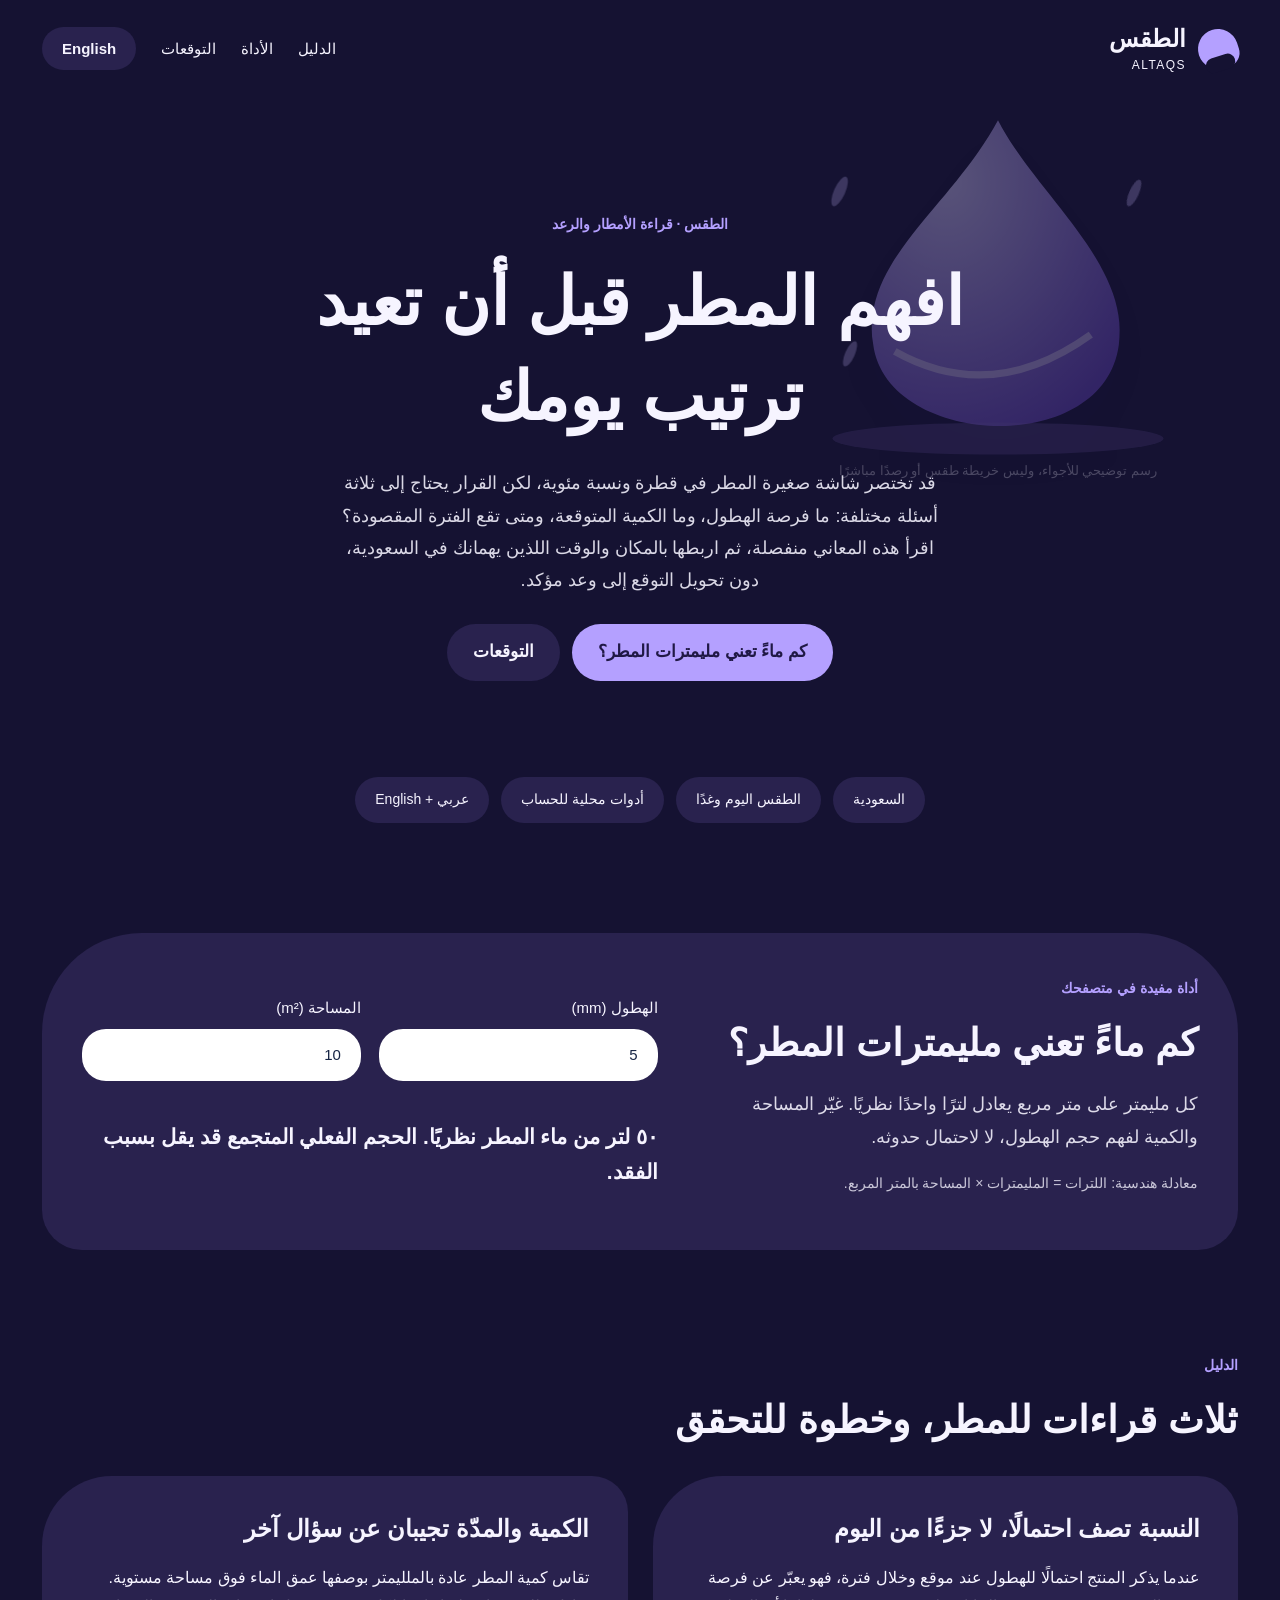
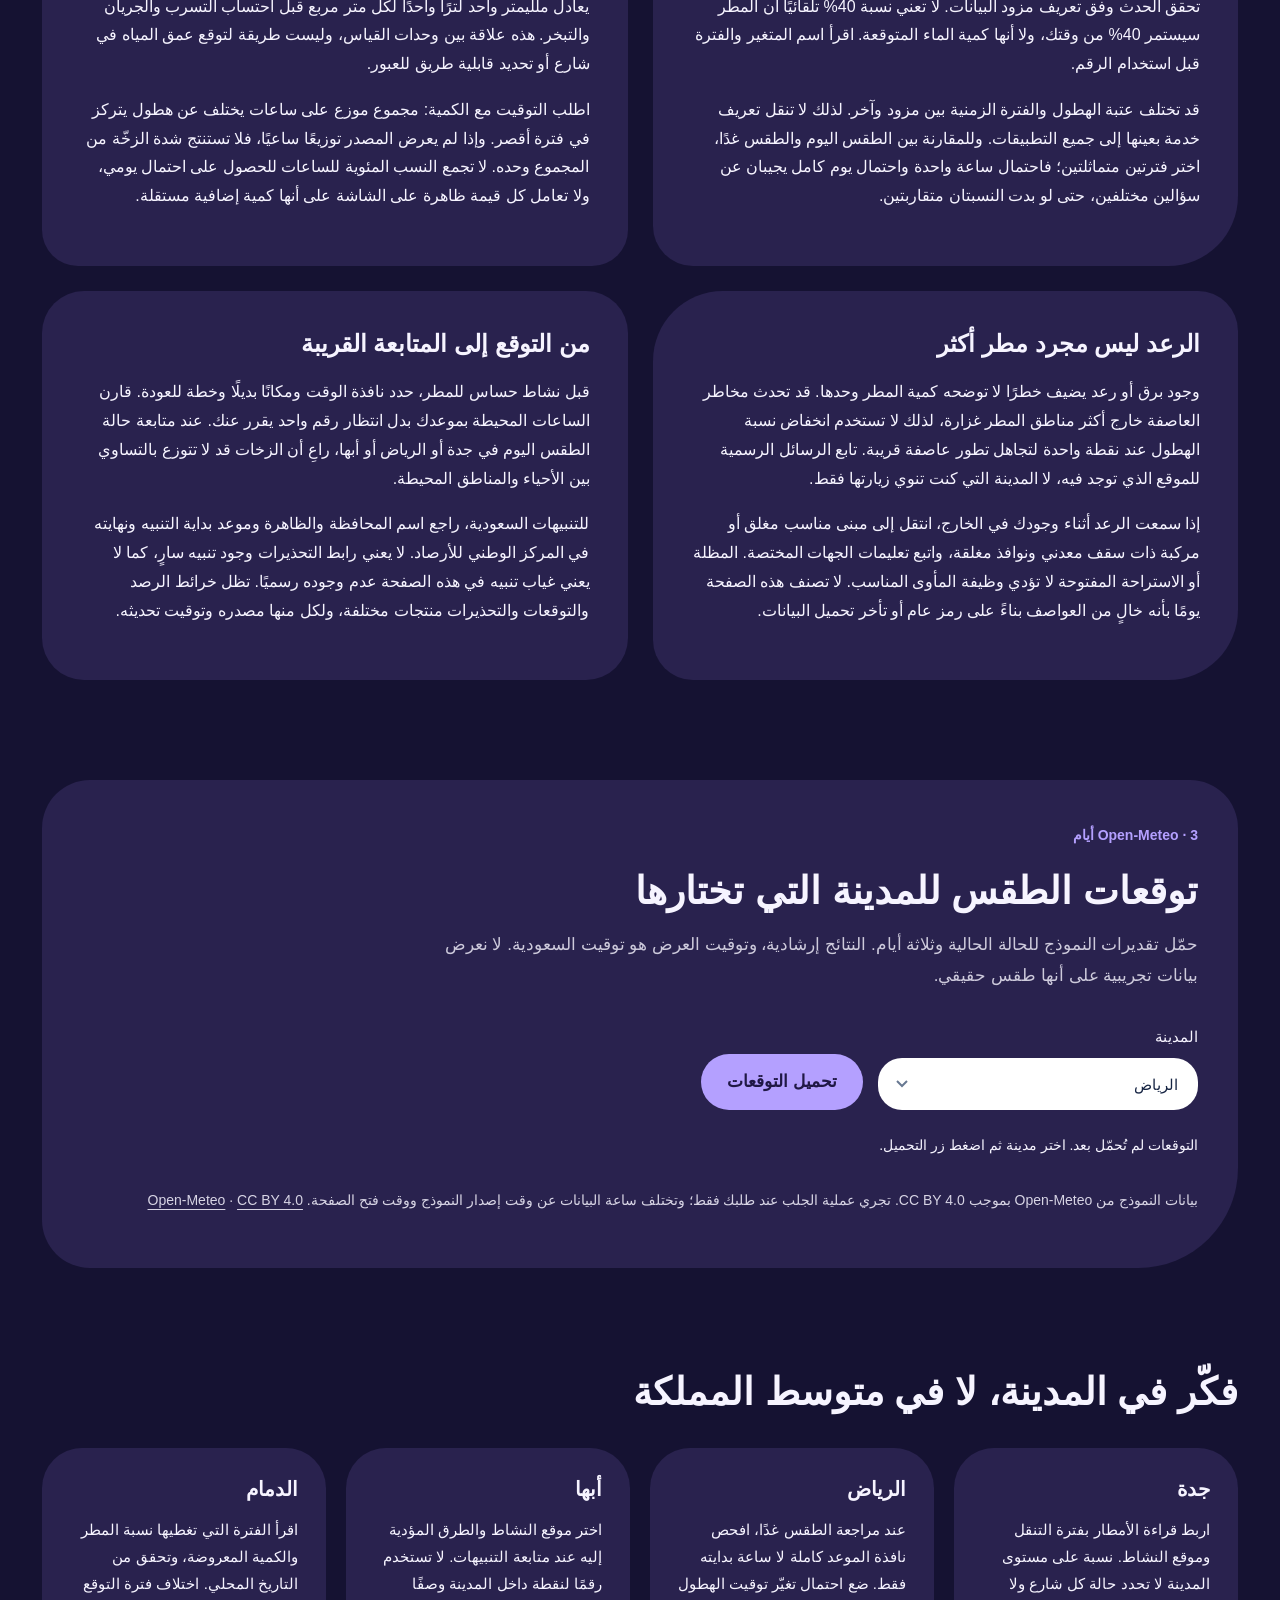
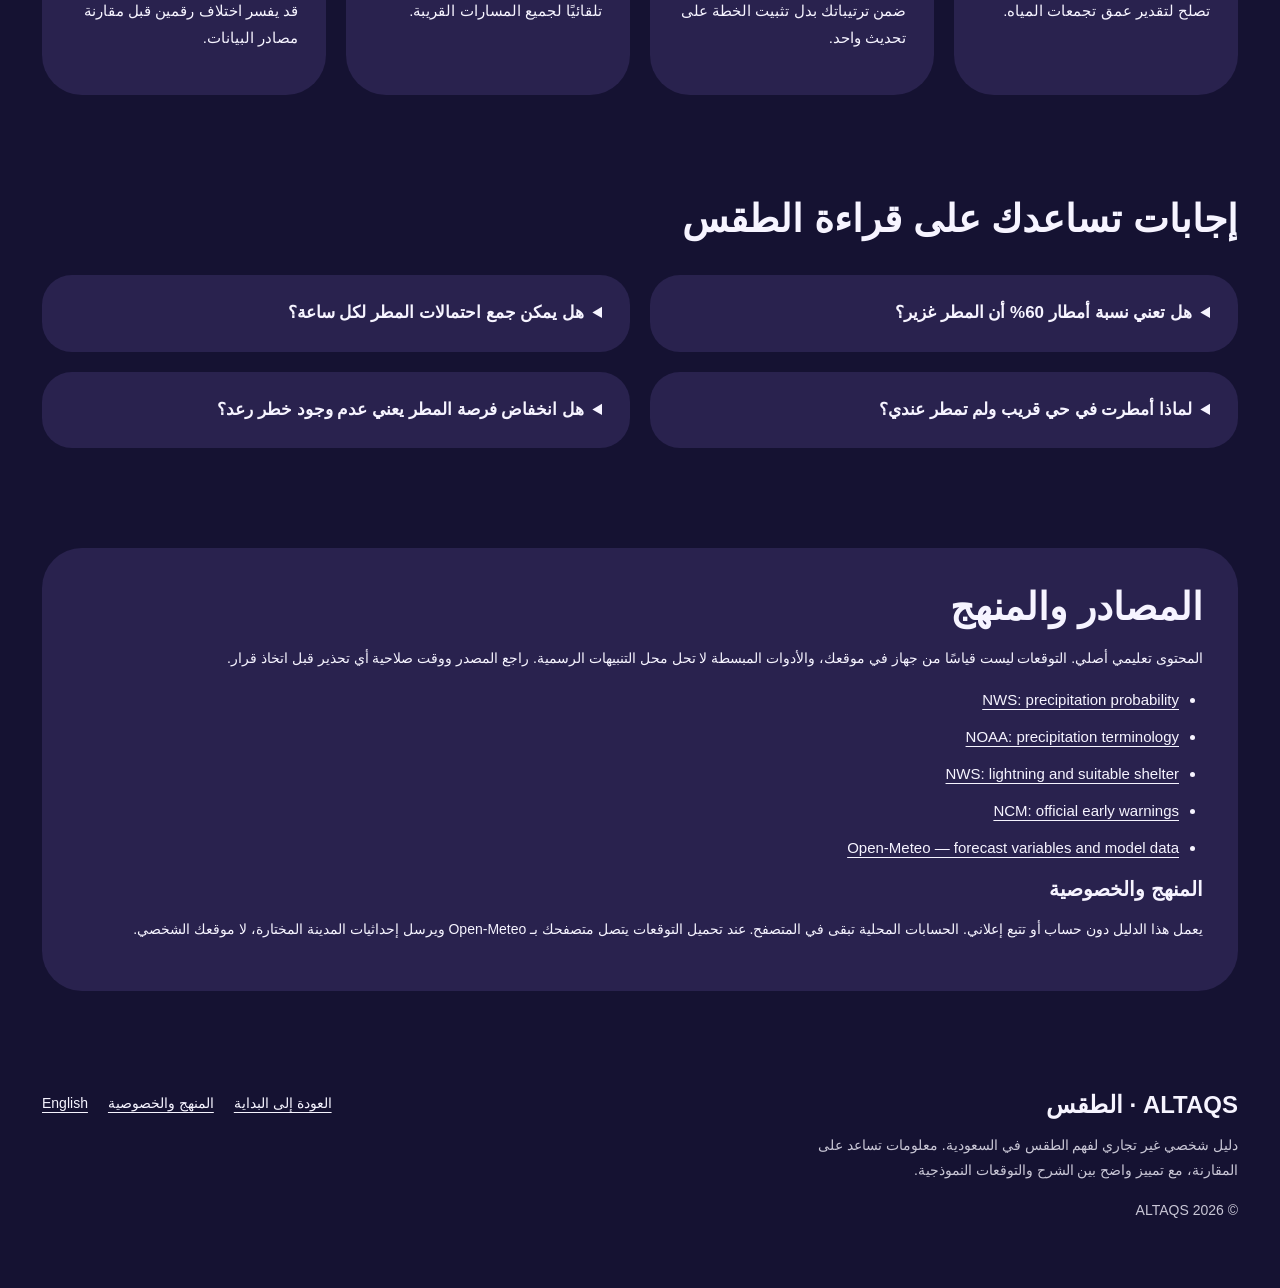
<file: render/index.html>
<!doctype html><html lang="ar" dir="rtl"><head><meta charset="utf-8"><meta name="viewport" content="width=device-width,initial-scale=1"><meta name="theme-color" content="#151232"><title>احتمال الأمطار وتوقعات الطقس في السعودية | ALTAQS</title><meta name="description" content="افهم الفرق بين احتمال الأمطار وكميتها ومدتها، واقرأ توقعات الطقس اليوم وغدًا في السعودية مع إرشادات واضحة للمطر والرعد والتحذيرات الرسمية."><meta name="robots" content="index,follow,max-image-preview:large"><link rel="canonical" href="https://altaqs.onrender.com/"><link rel="alternate" hreflang="ar" href="https://altaqs.onrender.com/"><link rel="alternate" hreflang="en" href="https://altaqs.onrender.com/en/"><link rel="alternate" hreflang="x-default" href="https://altaqs.onrender.com/"><meta property="og:type" content="website"><meta property="og:site_name" content="ALTAQS | الطقس"><meta property="og:title" content="احتمال الأمطار وتوقعات الطقس في السعودية | ALTAQS"><meta property="og:description" content="افهم الفرق بين احتمال الأمطار وكميتها ومدتها، واقرأ توقعات الطقس اليوم وغدًا في السعودية مع إرشادات واضحة للمطر والرعد والتحذيرات الرسمية."><meta property="og:url" content="https://altaqs.onrender.com/"><meta property="og:locale" content="ar_SA"><link rel="icon" href="assets/favicon.svg" type="image/svg+xml"><link rel="stylesheet" href="assets/site.css"><script type="application/ld+json">{"@context":"https://schema.org","@graph":[{"@type":"WebSite","@id":"https://altaqs.onrender.com/#website","url":"https://altaqs.onrender.com/","name":"ALTAQS | الطقس","inLanguage":["ar","en"]},{"@type":"WebPage","@id":"https://altaqs.onrender.com/#webpage","url":"https://altaqs.onrender.com/","name":"احتمال الأمطار وتوقعات الطقس في السعودية | ALTAQS","description":"افهم الفرق بين احتمال الأمطار وكميتها ومدتها، واقرأ توقعات الطقس اليوم وغدًا في السعودية مع إرشادات واضحة للمطر والرعد والتحذيرات الرسمية.","inLanguage":"ar","isPartOf":{"@id":"https://altaqs.onrender.com/#website"},"datePublished":"2026-11-23","dateModified":"2026-11-23","mainEntity":{"@id":"https://altaqs.onrender.com/#questions"}},{"@type":"FAQPage","@id":"https://altaqs.onrender.com/#questions","mainEntity":[{"@type":"Question","name":"هل تعني نسبة أمطار 60% أن المطر غزير؟","acceptedAnswer":{"@type":"Answer","text":"لا تصف النسبة وحدها الغزارة أو الكمية. ابحث عن كمية الهطول والفترة الزمنية وتفاصيل التحذيرات إن وجدت، بدل تحويل الاحتمال إلى وصف لشدة المطر."}},{"@type":"Question","name":"هل يمكن جمع احتمالات المطر لكل ساعة؟","acceptedAnswer":{"@type":"Answer","text":"لا. جمع النسب لا يعطي احتمال اليوم، لأن فرص الساعات ليست أحداثًا مستقلة يمكن جمعها بهذه الطريقة. استخدم المنتج اليومي المخصص أو اقرأ كل نافذة زمنية بمعناها."}},{"@type":"Question","name":"لماذا أمطرت في حي قريب ولم تمطر عندي؟","acceptedAnswer":{"@type":"Answer","text":"يمكن أن يختلف الهطول عبر مسافات قصيرة، خصوصًا مع الزخات المحلية. كما تمثل بيانات النموذج موقعًا أو شبكة حسابية، ولا تضمن توزيعًا متطابقًا للمطر على جميع الأحياء."}},{"@type":"Question","name":"هل انخفاض فرصة المطر يعني عدم وجود خطر رعد؟","acceptedAnswer":{"@type":"Answer","text":"لا يمكن استنتاج ذلك من نسبة واحدة. راجع معلومات العواصف والتنبيهات الرسمية، وانتبه للرعد الفعلي في موقعك بدل اتخاذ نسبة الهطول وحدها معيارًا للسلامة."}}]}]}</script></head><body class="theme-rain" data-tool="rain" style="--bg:#151232;--ink:#f6f4ff;--accent:#b4a0ff;--soft:#29224e"><a class="skip" href="#main">انتقل إلى المحتوى</a><div class="wrap"><header class="site-header"><a class="brand" href="./"><span class="brand-mark" aria-hidden="true"></span><span>الطقس<small>ALTAQS</small></span></a><nav class="nav" aria-label="التنقل الرئيسي"><a href="#guide">الدليل</a><a href="#tool" class="nav-secondary">الأداة</a><a href="#forecast" class="nav-secondary">التوقعات</a><a class="lang" href="en/" lang="en" hreflang="en">English</a></nav></header><main id="main"><section class="hero"><div class="hero-copy"><span class="eyebrow">الطقس · قراءة الأمطار والرعد</span><h1>افهم المطر قبل أن تعيد ترتيب يومك</h1><p class="hero-intro">قد تختصر شاشة صغيرة المطر في قطرة ونسبة مئوية، لكن القرار يحتاج إلى ثلاثة أسئلة مختلفة: ما فرصة الهطول، وما الكمية المتوقعة، ومتى تقع الفترة المقصودة؟ اقرأ هذه المعاني منفصلة، ثم اربطها بالمكان والوقت اللذين يهمانك في السعودية، دون تحويل التوقع إلى وعد مؤكد.</p><div class="hero-actions"><a class="button" href="#tool">كم ماءً تعني مليمترات المطر؟</a><a class="button secondary" href="#forecast">التوقعات</a></div></div><figure class="hero-art"><svg viewBox="0 0 600 500" xmlns="http://www.w3.org/2000/svg" aria-hidden="true" focusable="false"><defs><radialGradient id="sun" cx=".3" cy=".2" r=".9"><stop stop-color="#d7ceff"/><stop offset="1" stop-color="#6a48c5"/></radialGradient><linearGradient id="cloud" x2=".7" y2="1"><stop stop-color="#fff"/><stop offset="1" stop-color="#cddfff"/></linearGradient></defs><path d="M300 54C240 165 128 229 144 334C160 463 432 477 451 335C466 234 347 146 300 54Z" fill="url(#sun)"/><path d="M171 343Q292 411 416 322" fill="none" stroke="#e6dbff" stroke-width="9" opacity=".65"/><ellipse cx="300" cy="452" rx="207" ry="20" fill="#8d71d2" opacity=".35"/><g fill="#c8baff" opacity=".65"><ellipse cx="102" cy="143" rx="7" ry="20" transform="rotate(24 102 143)"/><ellipse cx="470" cy="145" rx="6" ry="18" transform="rotate(24 470 145)"/><ellipse cx="115" cy="346" rx="6" ry="17" transform="rotate(24 115 346)"/></g></svg><figcaption class="art-caption">رسم توضيحي للأجواء، وليس خريطة طقس أو رصدًا مباشرًا</figcaption></figure></section><div class="topic-ribbon" aria-label="موضوعات الدليل"><span>السعودية</span><span>الطقس اليوم وغدًا</span><span>أدوات محلية للحساب</span><span>عربي + English</span></div><section class="section-pad" id="tool"><div class="tool-panel tool-layout"><div><span class="eyebrow">أداة مفيدة في متصفحك</span><h2>كم ماءً تعني مليمترات المطر؟</h2><p class="hero-intro">كل مليمتر على متر مربع يعادل لترًا واحدًا نظريًا. غيّر المساحة والكمية لفهم حجم الهطول، لا لاحتمال حدوثه.</p><p class="fine">معادلة هندسية: اللترات = المليمترات × المساحة بالمتر المربع.</p></div><form class="tool-form" id="tool-form"><label>الهطول (mm)<input class="field" id="value-a" type="number" value="5" min="0" max="1000" step="0.1" required></label><label>المساحة (m²)<input class="field" id="value-b" type="number" value="10" min="0" max="10000" step="0.1" required></label><output class="result full" id="tool-output" aria-live="polite">غيّر المدخلات لإجراء الحساب.</output><noscript class="full">فعّل JavaScript للحساب؛ تبقى الشروح متاحة للقراءة.</noscript></form></div></section><section class="section-pad" id="guide"><div class="section-head"><span class="eyebrow">الدليل</span><h2>ثلاث قراءات للمطر، وخطوة للتحقق</h2></div><div class="story-grid"><article class="story" id="guide-probability"><h3>النسبة تصف احتمالًا، لا جزءًا من اليوم</h3><p>عندما يذكر المنتج احتمالًا للهطول عند موقع وخلال فترة، فهو يعبّر عن فرصة تحقق الحدث وفق تعريف مزود البيانات. لا تعني نسبة 40% تلقائيًا أن المطر سيستمر 40% من وقتك، ولا أنها كمية الماء المتوقعة. اقرأ اسم المتغير والفترة قبل استخدام الرقم.</p><p>قد تختلف عتبة الهطول والفترة الزمنية بين مزود وآخر. لذلك لا تنقل تعريف خدمة بعينها إلى جميع التطبيقات. وللمقارنة بين الطقس اليوم والطقس غدًا، اختر فترتين متماثلتين؛ فاحتمال ساعة واحدة واحتمال يوم كامل يجيبان عن سؤالين مختلفين، حتى لو بدت النسبتان متقاربتين.</p></article><article class="story" id="guide-amount"><h3>الكمية والمدّة تجيبان عن سؤال آخر</h3><p>تقاس كمية المطر عادة بالملليمتر بوصفها عمق الماء فوق مساحة مستوية. يعادل ملليمتر واحد لترًا واحدًا لكل متر مربع قبل احتساب التسرب والجريان والتبخر. هذه علاقة بين وحدات القياس، وليست طريقة لتوقع عمق المياه في شارع أو تحديد قابلية طريق للعبور.</p><p>اطلب التوقيت مع الكمية: مجموع موزع على ساعات يختلف عن هطول يتركز في فترة أقصر. وإذا لم يعرض المصدر توزيعًا ساعيًا، فلا تستنتج شدة الزخّة من المجموع وحده. لا تجمع النسب المئوية للساعات للحصول على احتمال يومي، ولا تعامل كل قيمة ظاهرة على الشاشة على أنها كمية إضافية مستقلة.</p></article><article class="story" id="guide-storms"><h3>الرعد ليس مجرد مطر أكثر</h3><p>وجود برق أو رعد يضيف خطرًا لا توضحه كمية المطر وحدها. قد تحدث مخاطر العاصفة خارج أكثر مناطق المطر غزارة، لذلك لا تستخدم انخفاض نسبة الهطول عند نقطة واحدة لتجاهل تطور عاصفة قريبة. تابع الرسائل الرسمية للموقع الذي توجد فيه، لا المدينة التي كنت تنوي زيارتها فقط.</p><p>إذا سمعت الرعد أثناء وجودك في الخارج، انتقل إلى مبنى مناسب مغلق أو مركبة ذات سقف معدني ونوافذ مغلقة، واتبع تعليمات الجهات المختصة. المظلة أو الاستراحة المفتوحة لا تؤدي وظيفة المأوى المناسب. لا تصنف هذه الصفحة يومًا بأنه خالٍ من العواصف بناءً على رمز عام أو تأخر تحميل البيانات.</p></article><article class="story" id="guide-check"><h3>من التوقع إلى المتابعة القريبة</h3><p>قبل نشاط حساس للمطر، حدد نافذة الوقت ومكانًا بديلًا وخطة للعودة. قارن الساعات المحيطة بموعدك بدل انتظار رقم واحد يقرر عنك. عند متابعة حالة الطقس اليوم في جدة أو الرياض أو أبها، راعِ أن الزخات قد لا تتوزع بالتساوي بين الأحياء والمناطق المحيطة.</p><p>للتنبيهات السعودية، راجع اسم المحافظة والظاهرة وموعد بداية التنبيه ونهايته في المركز الوطني للأرصاد. لا يعني رابط التحذيرات وجود تنبيه سارٍ، كما لا يعني غياب تنبيه في هذه الصفحة عدم وجوده رسميًا. تظل خرائط الرصد والتوقعات والتحذيرات منتجات مختلفة، ولكل منها مصدره وتوقيت تحديثه.</p></article></div></section><section class="section-pad" id="forecast"><div class="forecast-panel"><div class="section-head"><span class="eyebrow">Open-Meteo · 3 أيام</span><h2>توقعات الطقس للمدينة التي تختارها</h2><p>حمّل تقديرات النموذج للحالة الحالية وثلاثة أيام. النتائج إرشادية، وتوقيت العرض هو توقيت السعودية. لا نعرض بيانات تجريبية على أنها طقس حقيقي.</p></div><div class="forecast-controls"><label>المدينة<select class="field" id="forecast-city"><option value="riyadh">الرياض</option><option value="jeddah">جدة</option><option value="makkah">مكة المكرمة</option><option value="madinah">المدينة المنورة</option><option value="dammam">الدمام</option><option value="abha">أبها</option><option value="tabuk">تبوك</option><option value="taif">الطائف</option></select></label><button class="button" id="load-forecast" type="button">تحميل التوقعات</button></div><p class="forecast-status" id="forecast-status" role="status">التوقعات لم تُحمّل بعد. اختر مدينة ثم اضغط زر التحميل.</p><div id="forecast-body"></div><p class="source-line">بيانات النموذج من Open-Meteo بموجب CC BY 4.0. تجري عملية الجلب عند طلبك فقط؛ وتختلف ساعة البيانات عن وقت إصدار النموذج ووقت فتح الصفحة. <a href="https://open-meteo.com/" rel="noopener">Open-Meteo</a> · <a href="https://creativecommons.org/licenses/by/4.0/" rel="license">CC BY 4.0</a></p></div></section><section class="section-pad" id="cities"><div class="section-head"><h2>فكّر في المدينة، لا في متوسط المملكة</h2></div><div class="city-grid"><article class="city-note"><h3>جدة</h3><p>اربط قراءة الأمطار بفترة التنقل وموقع النشاط. نسبة على مستوى المدينة لا تحدد حالة كل شارع ولا تصلح لتقدير عمق تجمعات المياه.</p></article><article class="city-note"><h3>الرياض</h3><p>عند مراجعة الطقس غدًا، افحص نافذة الموعد كاملة لا ساعة بدايته فقط. ضع احتمال تغيّر توقيت الهطول ضمن ترتيباتك بدل تثبيت الخطة على تحديث واحد.</p></article><article class="city-note"><h3>أبها</h3><p>اختر موقع النشاط والطرق المؤدية إليه عند متابعة التنبيهات. لا تستخدم رقمًا لنقطة داخل المدينة وصفًا تلقائيًا لجميع المسارات القريبة.</p></article><article class="city-note"><h3>الدمام</h3><p>اقرأ الفترة التي تغطيها نسبة المطر والكمية المعروضة، وتحقق من التاريخ المحلي. اختلاف فترة التوقع قد يفسر اختلاف رقمين قبل مقارنة مصادر البيانات.</p></article></div></section><section class="section-pad" id="questions"><div class="section-head"><h2>إجابات تساعدك على قراءة الطقس</h2></div><div class="faq-grid"><details><summary>هل تعني نسبة أمطار 60% أن المطر غزير؟</summary><p>لا تصف النسبة وحدها الغزارة أو الكمية. ابحث عن كمية الهطول والفترة الزمنية وتفاصيل التحذيرات إن وجدت، بدل تحويل الاحتمال إلى وصف لشدة المطر.</p></details><details><summary>هل يمكن جمع احتمالات المطر لكل ساعة؟</summary><p>لا. جمع النسب لا يعطي احتمال اليوم، لأن فرص الساعات ليست أحداثًا مستقلة يمكن جمعها بهذه الطريقة. استخدم المنتج اليومي المخصص أو اقرأ كل نافذة زمنية بمعناها.</p></details><details><summary>لماذا أمطرت في حي قريب ولم تمطر عندي؟</summary><p>يمكن أن يختلف الهطول عبر مسافات قصيرة، خصوصًا مع الزخات المحلية. كما تمثل بيانات النموذج موقعًا أو شبكة حسابية، ولا تضمن توزيعًا متطابقًا للمطر على جميع الأحياء.</p></details><details><summary>هل انخفاض فرصة المطر يعني عدم وجود خطر رعد؟</summary><p>لا يمكن استنتاج ذلك من نسبة واحدة. راجع معلومات العواصف والتنبيهات الرسمية، وانتبه للرعد الفعلي في موقعك بدل اتخاذ نسبة الهطول وحدها معيارًا للسلامة.</p></details></div></section><section class="section-pad" id="method"><div class="sources"><h2>المصادر والمنهج</h2><p class="method-note">المحتوى تعليمي أصلي. التوقعات ليست قياسًا من جهاز في موقعك، والأدوات المبسطة لا تحل محل التنبيهات الرسمية. راجع المصدر ووقت صلاحية أي تحذير قبل اتخاذ قرار.</p><ul><li><a href="https://www.weather.gov/lmk/pops" rel="noopener">NWS: precipitation probability</a></li><li><a href="https://www.noaa.gov/jetstream/appendix/weather-glossary-p" rel="noopener">NOAA: precipitation terminology</a></li><li><a href="https://www.weather.gov/safety/lightning-indoors" rel="noopener">NWS: lightning and suitable shelter</a></li><li><a href="https://www.ncm.gov.sa/en/early-warning" rel="noopener">NCM: official early warnings</a></li><li><a href="https://open-meteo.com/en/docs" rel="noopener">Open-Meteo — forecast variables and model data</a></li></ul><h3>المنهج والخصوصية</h3><p class="method-note">يعمل هذا الدليل دون حساب أو تتبع إعلاني. الحسابات المحلية تبقى في المتصفح. عند تحميل التوقعات يتصل متصفحك بـ Open-Meteo ويرسل إحداثيات المدينة المختارة، لا موقعك الشخصي.</p></div></section></main><footer class="site-footer"><div><a class="brand" href="./">ALTAQS · الطقس</a><p>دليل شخصي غير تجاري لفهم الطقس في السعودية. معلومات تساعد على المقارنة، مع تمييز واضح بين الشرح والتوقعات النموذجية.</p><p>© 2026 ALTAQS</p></div><div class="footer-links"><a href="#main">العودة إلى البداية</a><a href="#method">المنهج والخصوصية</a><a href="en/" lang="en">English</a></div></footer></div><script id="city-data" type="application/json">[{"id":"riyadh","ar":"الرياض","en":"Riyadh","lat":24.7136,"lon":46.6753,"kind":"inland"},{"id":"jeddah","ar":"جدة","en":"Jeddah","lat":21.5433,"lon":39.1728,"kind":"coast"},{"id":"makkah","ar":"مكة المكرمة","en":"Makkah","lat":21.3891,"lon":39.8579,"kind":"inland"},{"id":"madinah","ar":"المدينة المنورة","en":"Madinah","lat":24.5247,"lon":39.5692,"kind":"inland"},{"id":"dammam","ar":"الدمام","en":"Dammam","lat":26.4207,"lon":50.0888,"kind":"coast"},{"id":"abha","ar":"أبها","en":"Abha","lat":18.2164,"lon":42.5053,"kind":"highland"},{"id":"tabuk","ar":"تبوك","en":"Tabuk","lat":28.3838,"lon":36.555,"kind":"north"},{"id":"taif","ar":"الطائف","en":"Taif","lat":21.2703,"lon":40.4158,"kind":"highland"}]</script><script type="module" src="assets/app.js"></script></body></html>
</file>
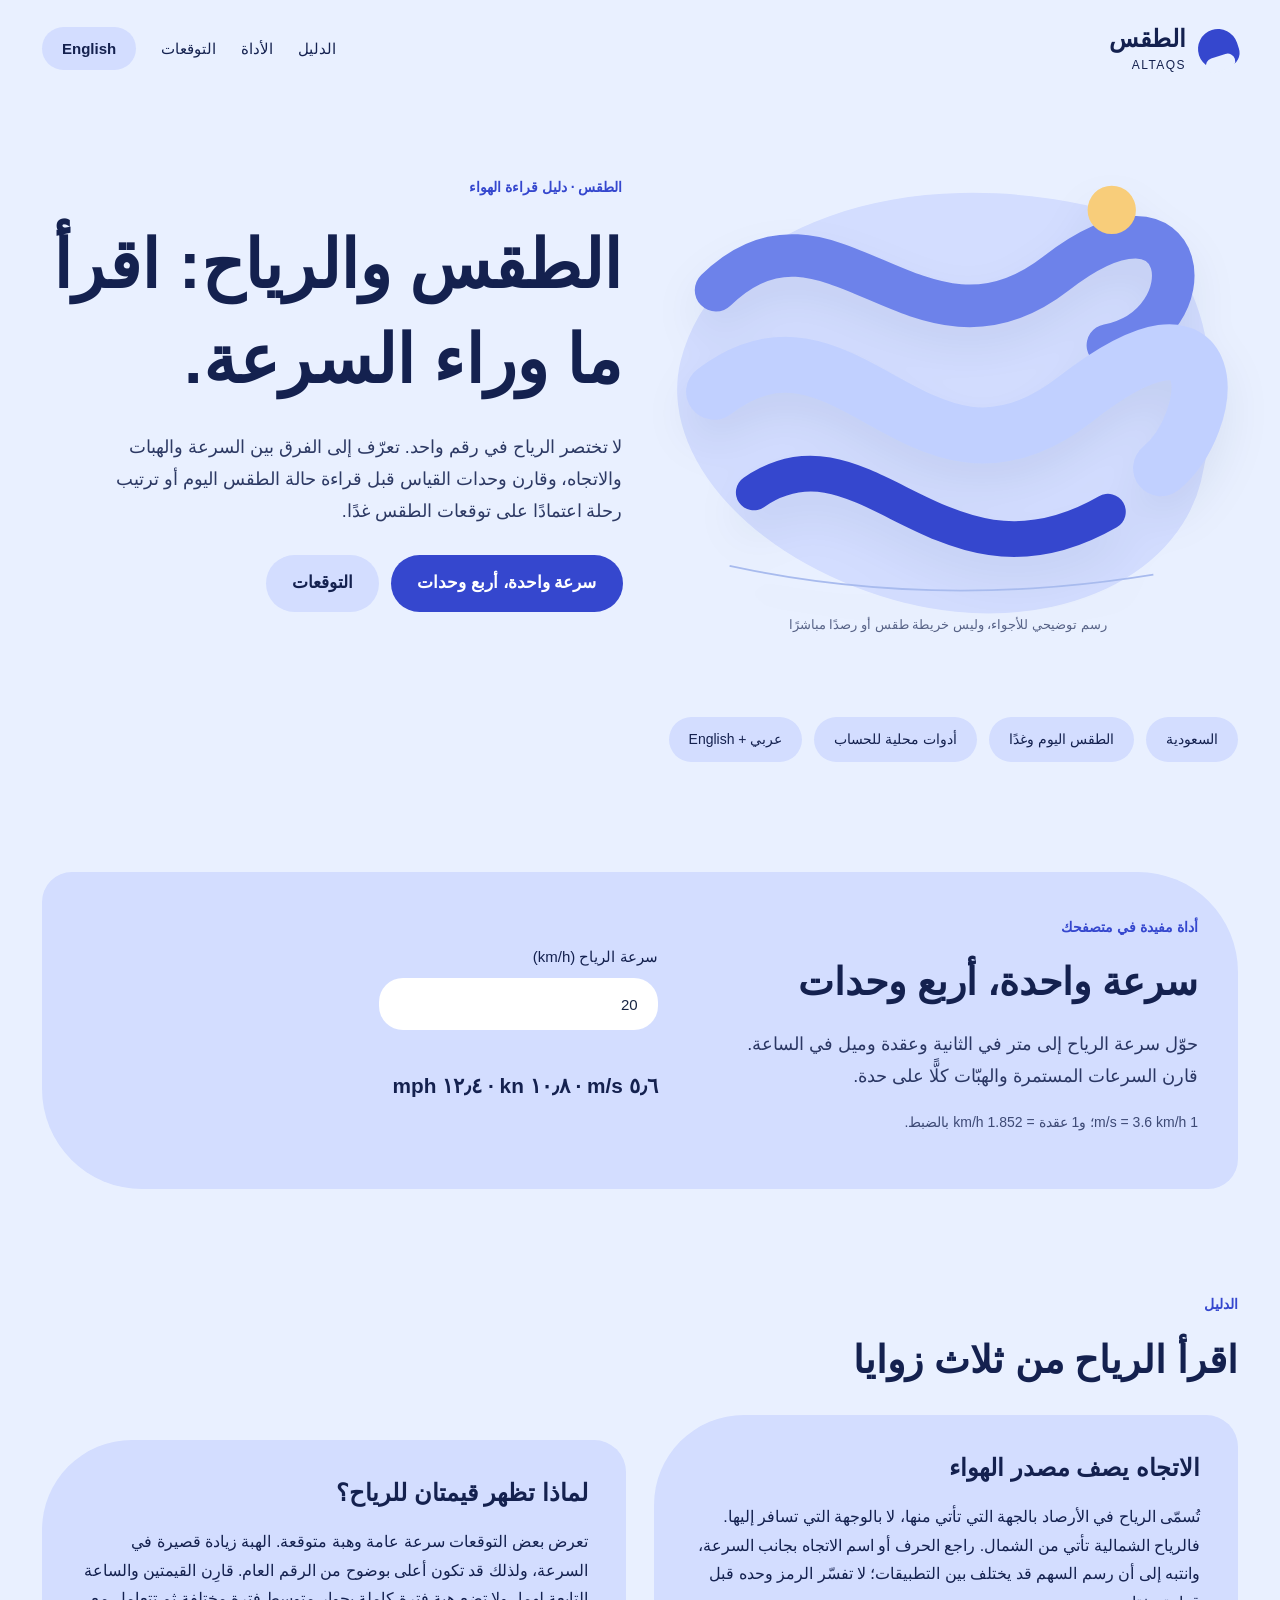
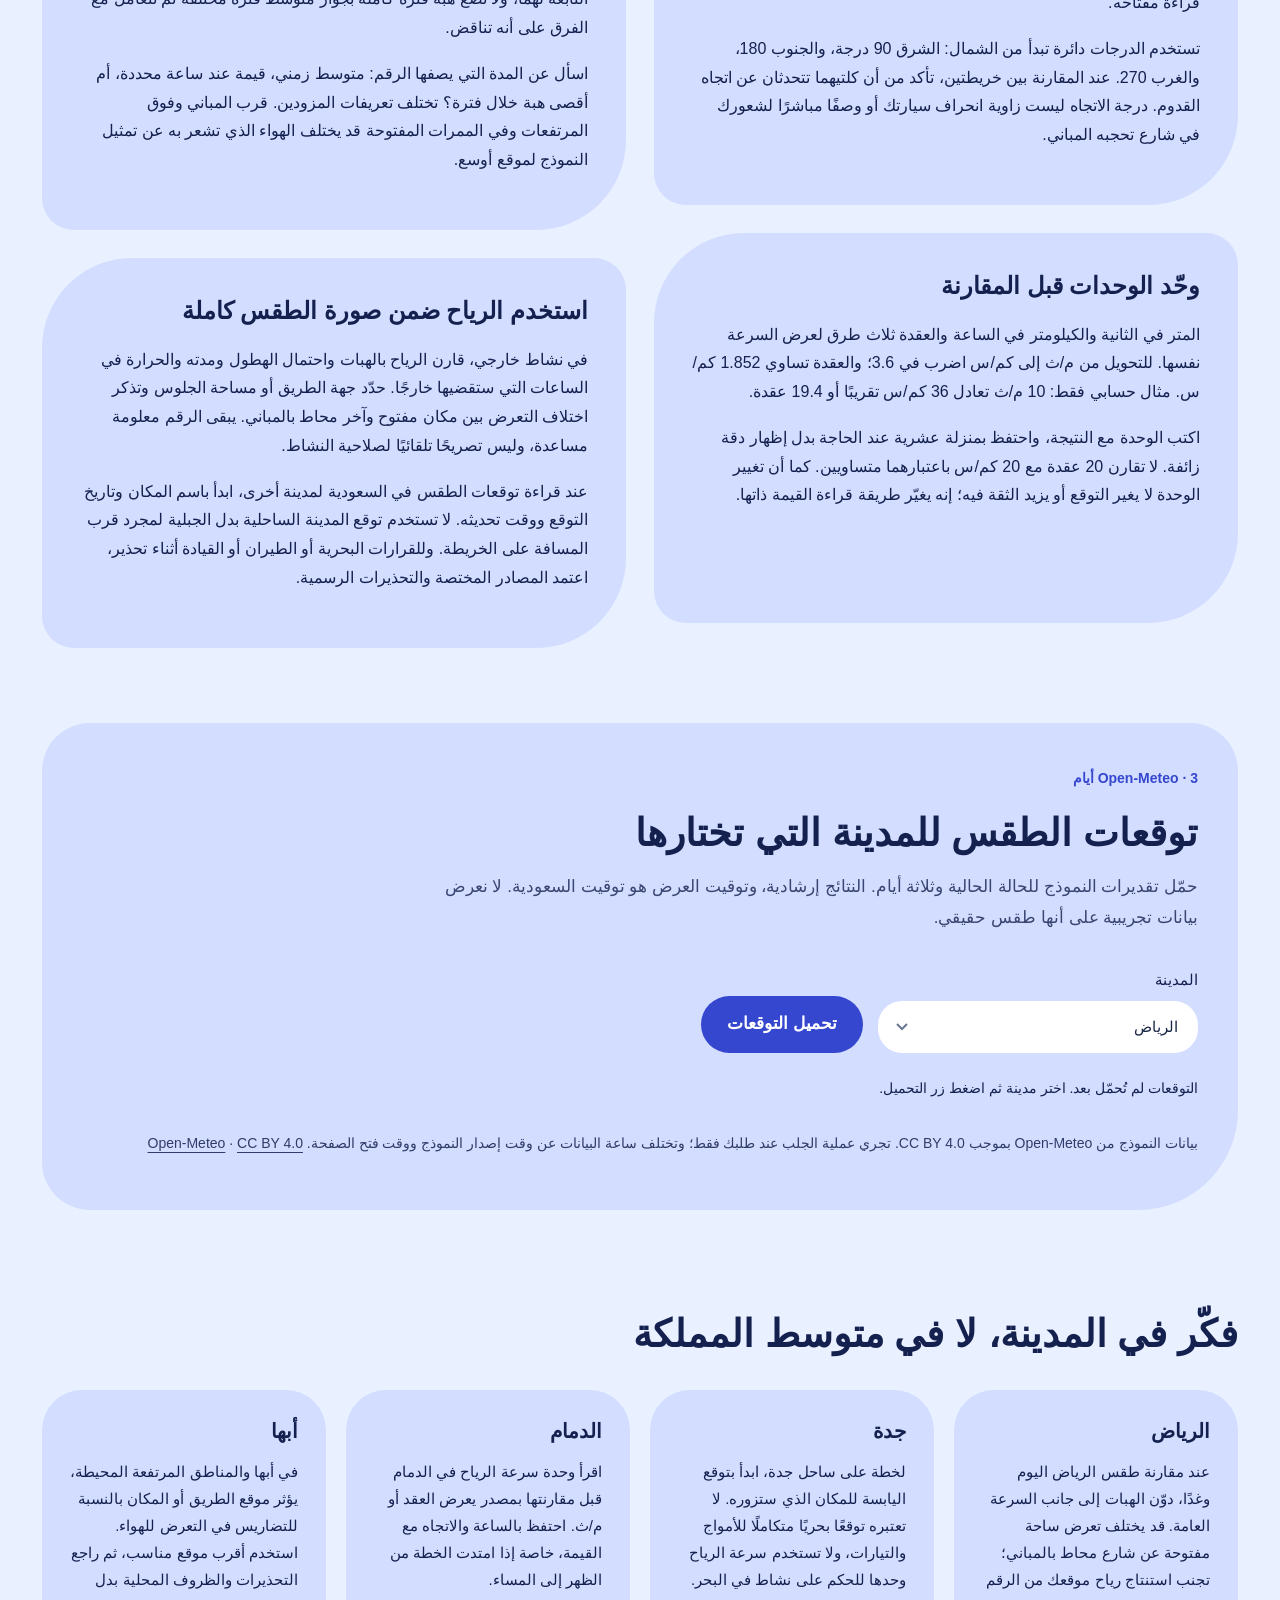
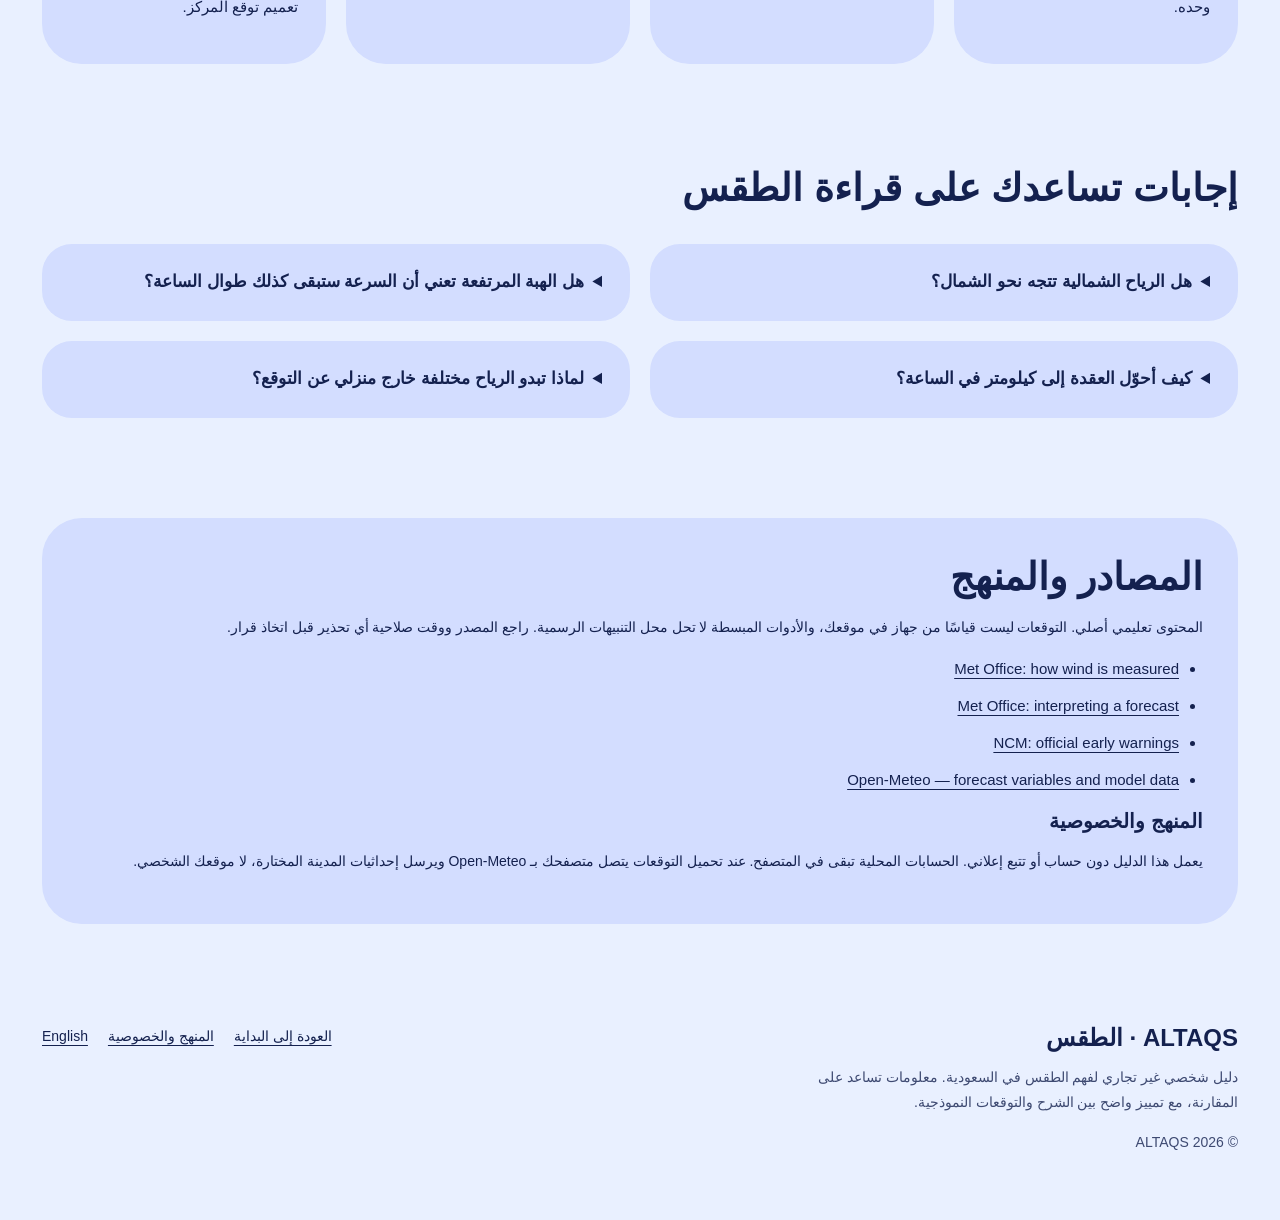
<file: vercel/index.html>
<!doctype html><html lang="ar" dir="rtl"><head><meta charset="utf-8"><meta name="viewport" content="width=device-width,initial-scale=1"><meta name="theme-color" content="#e9f0ff"><title>الطقس | الرياح والهبات وتحويل وحدات السرعة</title><meta name="description" content="افهم الرياح في توقعات الطقس بالسعودية: الاتجاه والهبات وسرعة الهواء، مع مقارنة كم/س وم/ث والعقدة قبل التخطيط للخروج."><meta name="robots" content="index,follow,max-image-preview:large"><link rel="canonical" href="https://altaqs.vercel.app/"><link rel="alternate" hreflang="ar" href="https://altaqs.vercel.app/"><link rel="alternate" hreflang="en" href="https://altaqs.vercel.app/en/"><link rel="alternate" hreflang="x-default" href="https://altaqs.vercel.app/"><meta property="og:type" content="website"><meta property="og:site_name" content="ALTAQS | الطقس"><meta property="og:title" content="الطقس | الرياح والهبات وتحويل وحدات السرعة"><meta property="og:description" content="افهم الرياح في توقعات الطقس بالسعودية: الاتجاه والهبات وسرعة الهواء، مع مقارنة كم/س وم/ث والعقدة قبل التخطيط للخروج."><meta property="og:url" content="https://altaqs.vercel.app/"><meta property="og:locale" content="ar_SA"><link rel="icon" href="assets/favicon.svg" type="image/svg+xml"><link rel="stylesheet" href="assets/site.css"><script type="application/ld+json">{"@context":"https://schema.org","@graph":[{"@type":"WebSite","@id":"https://altaqs.vercel.app/#website","url":"https://altaqs.vercel.app/","name":"ALTAQS | الطقس","inLanguage":["ar","en"]},{"@type":"WebPage","@id":"https://altaqs.vercel.app/#webpage","url":"https://altaqs.vercel.app/","name":"الطقس | الرياح والهبات وتحويل وحدات السرعة","description":"افهم الرياح في توقعات الطقس بالسعودية: الاتجاه والهبات وسرعة الهواء، مع مقارنة كم/س وم/ث والعقدة قبل التخطيط للخروج.","inLanguage":"ar","isPartOf":{"@id":"https://altaqs.vercel.app/#website"},"datePublished":"2026-11-23","dateModified":"2026-11-23","mainEntity":{"@id":"https://altaqs.vercel.app/#questions"}},{"@type":"FAQPage","@id":"https://altaqs.vercel.app/#questions","mainEntity":[{"@type":"Question","name":"هل الرياح الشمالية تتجه نحو الشمال؟","acceptedAnswer":{"@type":"Answer","text":"في الاصطلاح الجوي تعني أنها تأتي من الشمال، أي تتحرك عمومًا نحو الجنوب. قد يشير السهم المرسوم إلى جهة الحركة، لذلك اقرأ وصف الاتجاه أو مفتاح الخريطة أيضًا ولا تعتمد على شكل السهم وحده."}},{"@type":"Question","name":"هل الهبة المرتفعة تعني أن السرعة ستبقى كذلك طوال الساعة؟","acceptedAnswer":{"@type":"Answer","text":"لا. الهبة تصف زيادة قصيرة، وليست وعدًا بسرعة ثابتة طوال الفترة. تحقق مما إذا كان المزود يعرض أقصى هبة متوقعة أم قيمة أخرى، ثم اقرأ السرعة العامة معها وفي الزمن نفسه بدل استبدال إحداهما بالأخرى."}},{"@type":"Question","name":"كيف أحوّل العقدة إلى كيلومتر في الساعة؟","acceptedAnswer":{"@type":"Answer","text":"اضرب قيمة العقد في 1.852. على سبيل الحساب، 10 عقد تساوي 18.52 كم/س. هذا تحويل وحدات لا تقدير لخطر جوي؛ فملاءمة الرقم لنشاط معين تعتمد على السياق والهبات والتحذيرات وغيرها من العوامل."}},{"@type":"Question","name":"لماذا تبدو الرياح مختلفة خارج منزلي عن التوقع؟","acceptedAnswer":{"@type":"Answer","text":"قد تمثل بيانات النموذج مساحة أكبر من شارعك، كما تؤثر العوائق والتضاريس والارتفاع في الهواء محليًا. راجع الموقع والساعة ووصف المزود. وجود فرق قصير لا يكفي وحده لإثبات أن مصدرًا آخر يقدم قياسًا في مكانك."}}]}]}</script></head><body class="theme-wind" data-tool="wind" style="--bg:#e9f0ff;--ink:#14214f;--accent:#3547ce;--soft:#d3ddff"><a class="skip" href="#main">انتقل إلى المحتوى</a><div class="wrap"><header class="site-header"><a class="brand" href="./"><span class="brand-mark" aria-hidden="true"></span><span>الطقس<small>ALTAQS</small></span></a><nav class="nav" aria-label="التنقل الرئيسي"><a href="#guide">الدليل</a><a href="#tool" class="nav-secondary">الأداة</a><a href="#forecast" class="nav-secondary">التوقعات</a><a class="lang" href="en/" lang="en" hreflang="en">English</a></nav></header><main id="main"><section class="hero"><div class="hero-copy"><span class="eyebrow">الطقس · دليل قراءة الهواء</span><h1>الطقس والرياح: اقرأ ما وراء السرعة.</h1><p class="hero-intro">لا تختصر الرياح في رقم واحد. تعرّف إلى الفرق بين السرعة والهبات والاتجاه، وقارن وحدات القياس قبل قراءة حالة الطقس اليوم أو ترتيب رحلة اعتمادًا على توقعات الطقس غدًا.</p><div class="hero-actions"><a class="button" href="#tool">سرعة واحدة، أربع وحدات</a><a class="button secondary" href="#forecast">التوقعات</a></div></div><figure class="hero-art"><svg viewBox="0 0 600 500" xmlns="http://www.w3.org/2000/svg" aria-hidden="true" focusable="false"><defs><radialGradient id="sun" cx=".3" cy=".2" r=".9"><stop stop-color="#acbfff"/><stop offset="1" stop-color="#708ae2"/></radialGradient><linearGradient id="cloud" x2=".7" y2="1"><stop stop-color="#fff"/><stop offset="1" stop-color="#cddfff"/></linearGradient></defs><g fill="none" stroke-linecap="round"><path d="M60 148C177 33 269 241 411 131S570 185 465 205" stroke="#6d82ea" stroke-width="44"/><path d="M58 253C196 147 270 386 431 261S577 285 520 332" stroke="#c1d0ff" stroke-width="58"/><path d="M99 357C215 277 293 476 465 377" stroke="#3547ce" stroke-width="37"/></g><circle cx="469" cy="65" r="25" fill="#f8cd7a"/><path d="M74 433Q286 479 512 442" fill="none" stroke="#a8bbee" stroke-width="2"/></svg><figcaption class="art-caption">رسم توضيحي للأجواء، وليس خريطة طقس أو رصدًا مباشرًا</figcaption></figure></section><div class="topic-ribbon" aria-label="موضوعات الدليل"><span>السعودية</span><span>الطقس اليوم وغدًا</span><span>أدوات محلية للحساب</span><span>عربي + English</span></div><section class="section-pad" id="tool"><div class="tool-panel tool-layout"><div><span class="eyebrow">أداة مفيدة في متصفحك</span><h2>سرعة واحدة، أربع وحدات</h2><p class="hero-intro">حوّل سرعة الرياح إلى متر في الثانية وعقدة وميل في الساعة. قارن السرعات المستمرة والهبّات كلًّا على حدة.</p><p class="fine">1 m/s = 3.6 km/h؛ و1 عقدة = 1.852 km/h بالضبط.</p></div><form class="tool-form" id="tool-form"><label>سرعة الرياح (km/h)<input class="field" id="value-a" type="number" value="20" min="0" max="500" step="0.1" required></label><output class="result full" id="tool-output" aria-live="polite">غيّر المدخلات لإجراء الحساب.</output><noscript class="full">فعّل JavaScript للحساب؛ تبقى الشروح متاحة للقراءة.</noscript></form></div></section><section class="section-pad" id="guide"><div class="section-head"><span class="eyebrow">الدليل</span><h2>اقرأ الرياح من ثلاث زوايا</h2></div><div class="story-grid"><article class="story" id="guide-direction"><h3>الاتجاه يصف مصدر الهواء</h3><p>تُسمّى الرياح في الأرصاد بالجهة التي تأتي منها، لا بالوجهة التي تسافر إليها. فالرياح الشمالية تأتي من الشمال. راجع الحرف أو اسم الاتجاه بجانب السرعة، وانتبه إلى أن رسم السهم قد يختلف بين التطبيقات؛ لا تفسّر الرمز وحده قبل قراءة مفتاحه.</p><p>تستخدم الدرجات دائرة تبدأ من الشمال: الشرق 90 درجة، والجنوب 180، والغرب 270. عند المقارنة بين خريطتين، تأكد من أن كلتيهما تتحدثان عن اتجاه القدوم. درجة الاتجاه ليست زاوية انحراف سيارتك أو وصفًا مباشرًا لشعورك في شارع تحجبه المباني.</p></article><article class="story" id="guide-gusts"><h3>لماذا تظهر قيمتان للرياح؟</h3><p>تعرض بعض التوقعات سرعة عامة وهبة متوقعة. الهبة زيادة قصيرة في السرعة، ولذلك قد تكون أعلى بوضوح من الرقم العام. قارِن القيمتين والساعة التابعة لهما، ولا تضع هبة فترة كاملة بجوار متوسط فترة مختلفة ثم تتعامل مع الفرق على أنه تناقض.</p><p>اسأل عن المدة التي يصفها الرقم: متوسط زمني، قيمة عند ساعة محددة، أم أقصى هبة خلال فترة؟ تختلف تعريفات المزودين. قرب المباني وفوق المرتفعات وفي الممرات المفتوحة قد يختلف الهواء الذي تشعر به عن تمثيل النموذج لموقع أوسع.</p></article><article class="story" id="guide-units"><h3>وحّد الوحدات قبل المقارنة</h3><p>المتر في الثانية والكيلومتر في الساعة والعقدة ثلاث طرق لعرض السرعة نفسها. للتحويل من م/ث إلى كم/س اضرب في 3.6؛ والعقدة تساوي 1.852 كم/س. مثال حسابي فقط: 10 م/ث تعادل 36 كم/س تقريبًا أو 19.4 عقدة.</p><p>اكتب الوحدة مع النتيجة، واحتفظ بمنزلة عشرية عند الحاجة بدل إظهار دقة زائفة. لا تقارن 20 عقدة مع 20 كم/س باعتبارهما متساويين. كما أن تغيير الوحدة لا يغير التوقع أو يزيد الثقة فيه؛ إنه يغيّر طريقة قراءة القيمة ذاتها.</p></article><article class="story" id="guide-planning"><h3>استخدم الرياح ضمن صورة الطقس كاملة</h3><p>في نشاط خارجي، قارن الرياح بالهبات واحتمال الهطول ومدته والحرارة في الساعات التي ستقضيها خارجًا. حدّد جهة الطريق أو مساحة الجلوس وتذكر اختلاف التعرض بين مكان مفتوح وآخر محاط بالمباني. يبقى الرقم معلومة مساعدة، وليس تصريحًا تلقائيًا لصلاحية النشاط.</p><p>عند قراءة توقعات الطقس في السعودية لمدينة أخرى، ابدأ باسم المكان وتاريخ التوقع ووقت تحديثه. لا تستخدم توقع المدينة الساحلية بدل الجبلية لمجرد قرب المسافة على الخريطة. وللقرارات البحرية أو الطيران أو القيادة أثناء تحذير، اعتمد المصادر المختصة والتحذيرات الرسمية.</p></article></div></section><section class="section-pad" id="forecast"><div class="forecast-panel"><div class="section-head"><span class="eyebrow">Open-Meteo · 3 أيام</span><h2>توقعات الطقس للمدينة التي تختارها</h2><p>حمّل تقديرات النموذج للحالة الحالية وثلاثة أيام. النتائج إرشادية، وتوقيت العرض هو توقيت السعودية. لا نعرض بيانات تجريبية على أنها طقس حقيقي.</p></div><div class="forecast-controls"><label>المدينة<select class="field" id="forecast-city"><option value="riyadh">الرياض</option><option value="jeddah">جدة</option><option value="makkah">مكة المكرمة</option><option value="madinah">المدينة المنورة</option><option value="dammam">الدمام</option><option value="abha">أبها</option><option value="tabuk">تبوك</option><option value="taif">الطائف</option></select></label><button class="button" id="load-forecast" type="button">تحميل التوقعات</button></div><p class="forecast-status" id="forecast-status" role="status">التوقعات لم تُحمّل بعد. اختر مدينة ثم اضغط زر التحميل.</p><div id="forecast-body"></div><p class="source-line">بيانات النموذج من Open-Meteo بموجب CC BY 4.0. تجري عملية الجلب عند طلبك فقط؛ وتختلف ساعة البيانات عن وقت إصدار النموذج ووقت فتح الصفحة. <a href="https://open-meteo.com/" rel="noopener">Open-Meteo</a> · <a href="https://creativecommons.org/licenses/by/4.0/" rel="license">CC BY 4.0</a></p></div></section><section class="section-pad" id="cities"><div class="section-head"><h2>فكّر في المدينة، لا في متوسط المملكة</h2></div><div class="city-grid"><article class="city-note"><h3>الرياض</h3><p>عند مقارنة طقس الرياض اليوم وغدًا، دوّن الهبات إلى جانب السرعة العامة. قد يختلف تعرض ساحة مفتوحة عن شارع محاط بالمباني؛ تجنب استنتاج رياح موقعك من الرقم وحده.</p></article><article class="city-note"><h3>جدة</h3><p>لخطة على ساحل جدة، ابدأ بتوقع اليابسة للمكان الذي ستزوره. لا تعتبره توقعًا بحريًا متكاملًا للأمواج والتيارات، ولا تستخدم سرعة الرياح وحدها للحكم على نشاط في البحر.</p></article><article class="city-note"><h3>الدمام</h3><p>اقرأ وحدة سرعة الرياح في الدمام قبل مقارنتها بمصدر يعرض العقد أو م/ث. احتفظ بالساعة والاتجاه مع القيمة، خاصة إذا امتدت الخطة من الظهر إلى المساء.</p></article><article class="city-note"><h3>أبها</h3><p>في أبها والمناطق المرتفعة المحيطة، يؤثر موقع الطريق أو المكان بالنسبة للتضاريس في التعرض للهواء. استخدم أقرب موقع مناسب، ثم راجع التحذيرات والظروف المحلية بدل تعميم توقع المركز.</p></article></div></section><section class="section-pad" id="questions"><div class="section-head"><h2>إجابات تساعدك على قراءة الطقس</h2></div><div class="faq-grid"><details><summary>هل الرياح الشمالية تتجه نحو الشمال؟</summary><p>في الاصطلاح الجوي تعني أنها تأتي من الشمال، أي تتحرك عمومًا نحو الجنوب. قد يشير السهم المرسوم إلى جهة الحركة، لذلك اقرأ وصف الاتجاه أو مفتاح الخريطة أيضًا ولا تعتمد على شكل السهم وحده.</p></details><details><summary>هل الهبة المرتفعة تعني أن السرعة ستبقى كذلك طوال الساعة؟</summary><p>لا. الهبة تصف زيادة قصيرة، وليست وعدًا بسرعة ثابتة طوال الفترة. تحقق مما إذا كان المزود يعرض أقصى هبة متوقعة أم قيمة أخرى، ثم اقرأ السرعة العامة معها وفي الزمن نفسه بدل استبدال إحداهما بالأخرى.</p></details><details><summary>كيف أحوّل العقدة إلى كيلومتر في الساعة؟</summary><p>اضرب قيمة العقد في 1.852. على سبيل الحساب، 10 عقد تساوي 18.52 كم/س. هذا تحويل وحدات لا تقدير لخطر جوي؛ فملاءمة الرقم لنشاط معين تعتمد على السياق والهبات والتحذيرات وغيرها من العوامل.</p></details><details><summary>لماذا تبدو الرياح مختلفة خارج منزلي عن التوقع؟</summary><p>قد تمثل بيانات النموذج مساحة أكبر من شارعك، كما تؤثر العوائق والتضاريس والارتفاع في الهواء محليًا. راجع الموقع والساعة ووصف المزود. وجود فرق قصير لا يكفي وحده لإثبات أن مصدرًا آخر يقدم قياسًا في مكانك.</p></details></div></section><section class="section-pad" id="method"><div class="sources"><h2>المصادر والمنهج</h2><p class="method-note">المحتوى تعليمي أصلي. التوقعات ليست قياسًا من جهاز في موقعك، والأدوات المبسطة لا تحل محل التنبيهات الرسمية. راجع المصدر ووقت صلاحية أي تحذير قبل اتخاذ قرار.</p><ul><li><a href="https://weather.metoffice.gov.uk/guides/observations/how-we-measure-wind" rel="noopener">Met Office: how wind is measured</a></li><li><a href="https://weather.metoffice.gov.uk/guides/what-does-this-forecast-mean" rel="noopener">Met Office: interpreting a forecast</a></li><li><a href="https://www.ncm.gov.sa/en/early-warning" rel="noopener">NCM: official early warnings</a></li><li><a href="https://open-meteo.com/en/docs" rel="noopener">Open-Meteo — forecast variables and model data</a></li></ul><h3>المنهج والخصوصية</h3><p class="method-note">يعمل هذا الدليل دون حساب أو تتبع إعلاني. الحسابات المحلية تبقى في المتصفح. عند تحميل التوقعات يتصل متصفحك بـ Open-Meteo ويرسل إحداثيات المدينة المختارة، لا موقعك الشخصي.</p></div></section></main><footer class="site-footer"><div><a class="brand" href="./">ALTAQS · الطقس</a><p>دليل شخصي غير تجاري لفهم الطقس في السعودية. معلومات تساعد على المقارنة، مع تمييز واضح بين الشرح والتوقعات النموذجية.</p><p>© 2026 ALTAQS</p></div><div class="footer-links"><a href="#main">العودة إلى البداية</a><a href="#method">المنهج والخصوصية</a><a href="en/" lang="en">English</a></div></footer></div><script id="city-data" type="application/json">[{"id":"riyadh","ar":"الرياض","en":"Riyadh","lat":24.7136,"lon":46.6753,"kind":"inland"},{"id":"jeddah","ar":"جدة","en":"Jeddah","lat":21.5433,"lon":39.1728,"kind":"coast"},{"id":"makkah","ar":"مكة المكرمة","en":"Makkah","lat":21.3891,"lon":39.8579,"kind":"inland"},{"id":"madinah","ar":"المدينة المنورة","en":"Madinah","lat":24.5247,"lon":39.5692,"kind":"inland"},{"id":"dammam","ar":"الدمام","en":"Dammam","lat":26.4207,"lon":50.0888,"kind":"coast"},{"id":"abha","ar":"أبها","en":"Abha","lat":18.2164,"lon":42.5053,"kind":"highland"},{"id":"tabuk","ar":"تبوك","en":"Tabuk","lat":28.3838,"lon":36.555,"kind":"north"},{"id":"taif","ar":"الطائف","en":"Taif","lat":21.2703,"lon":40.4158,"kind":"highland"}]</script><script type="module" src="assets/app.js"></script></body></html>
</file>
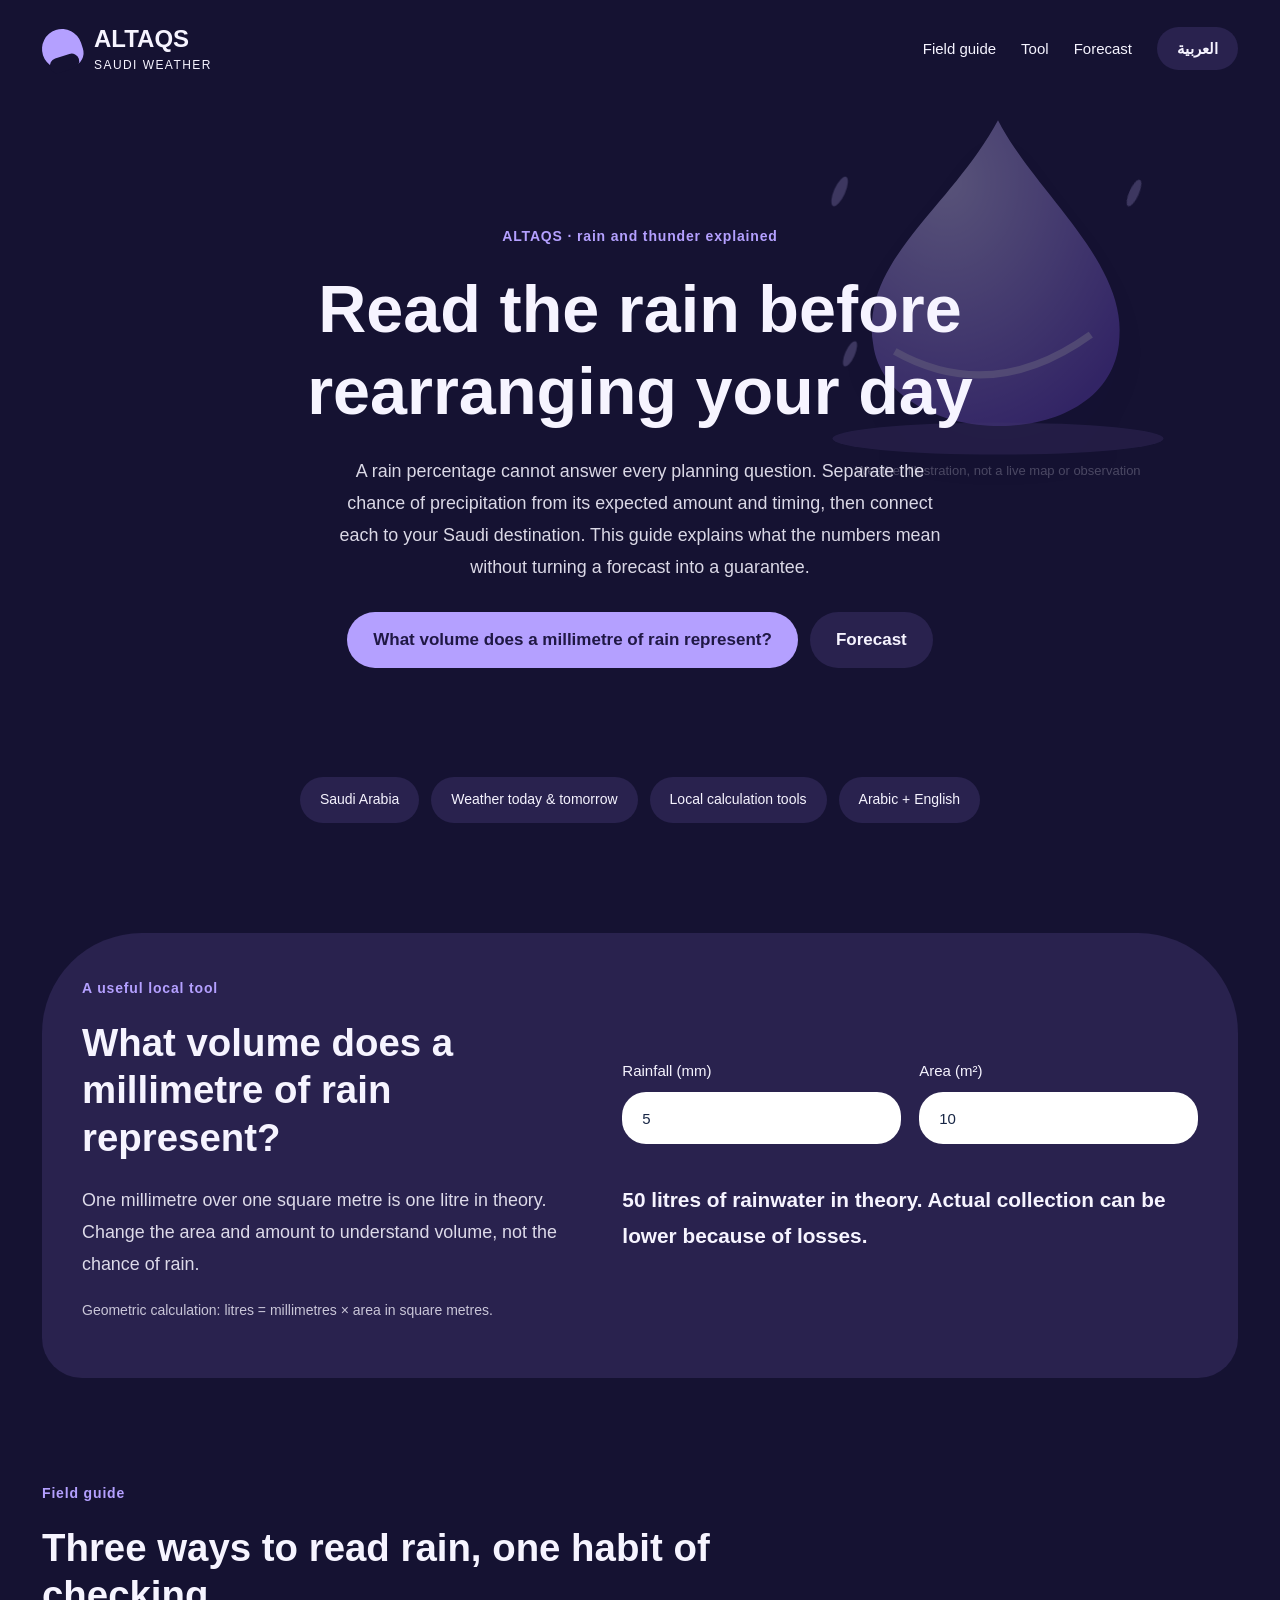
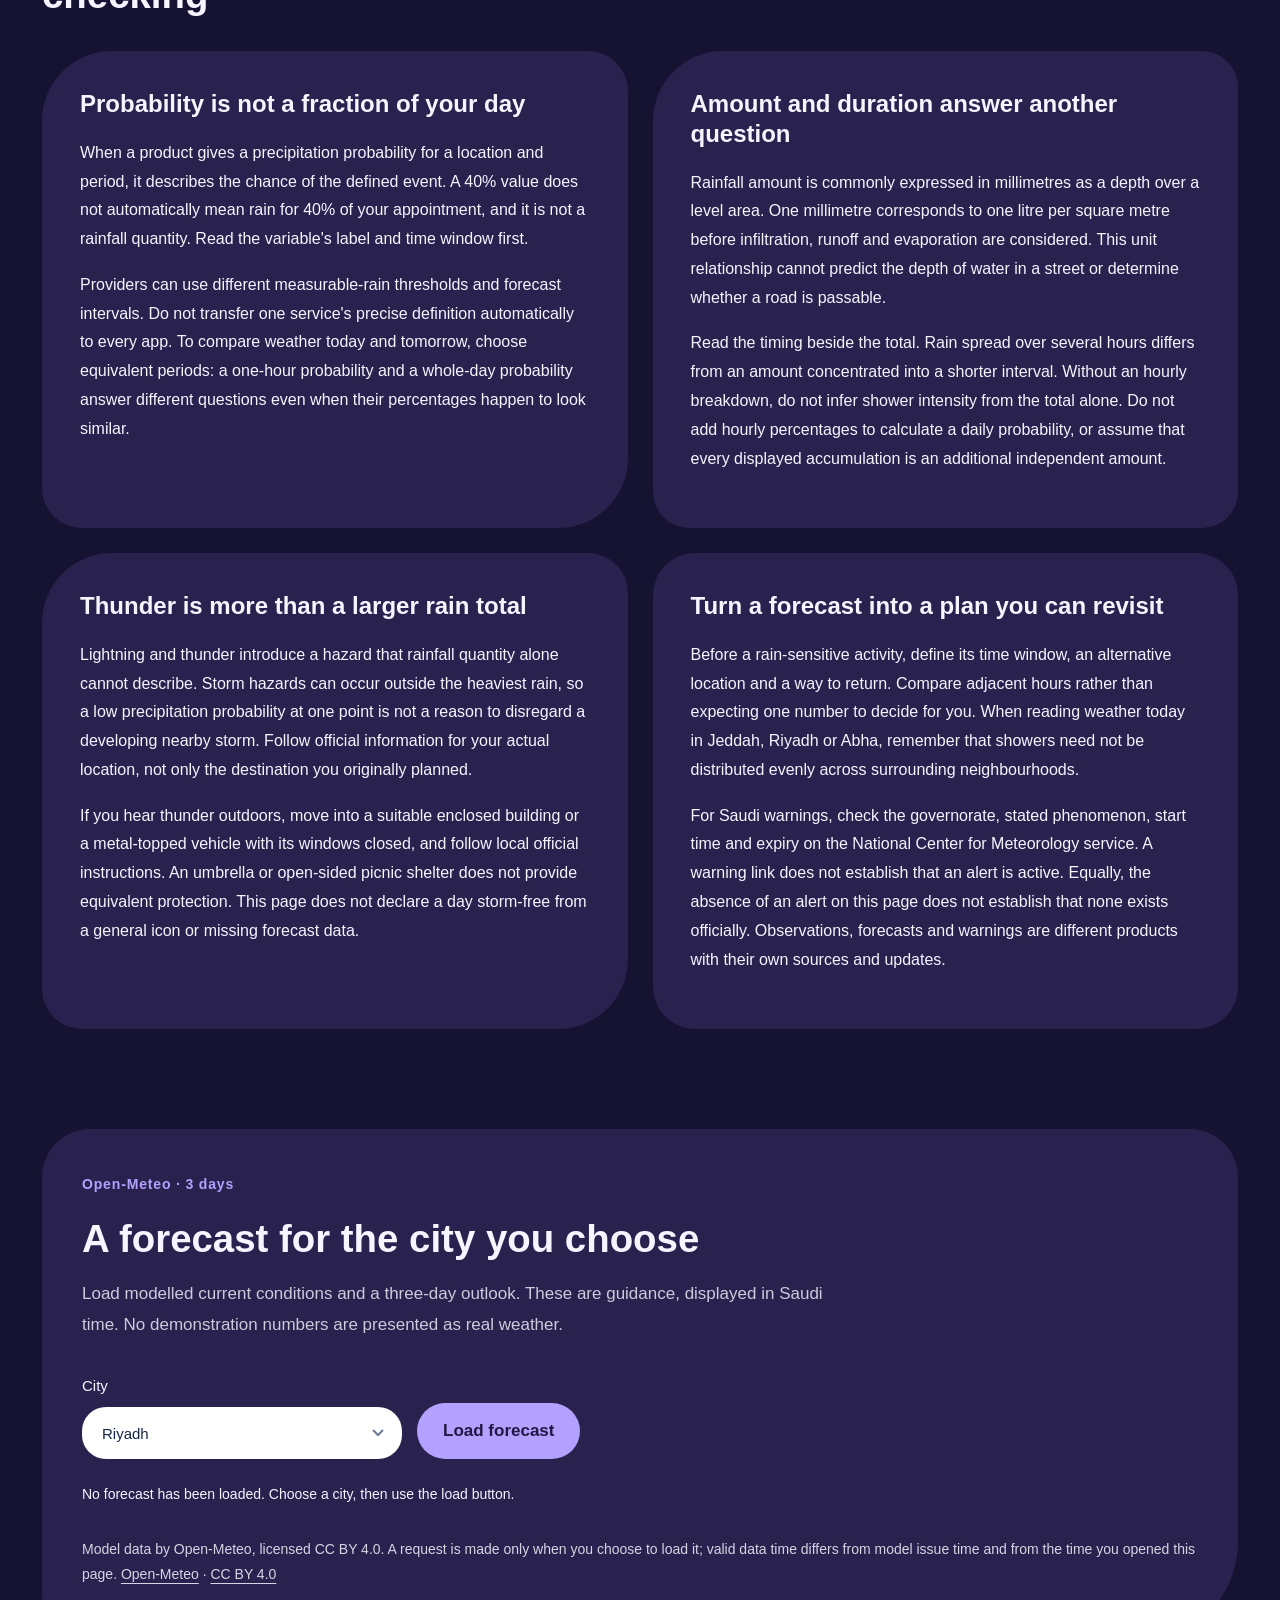
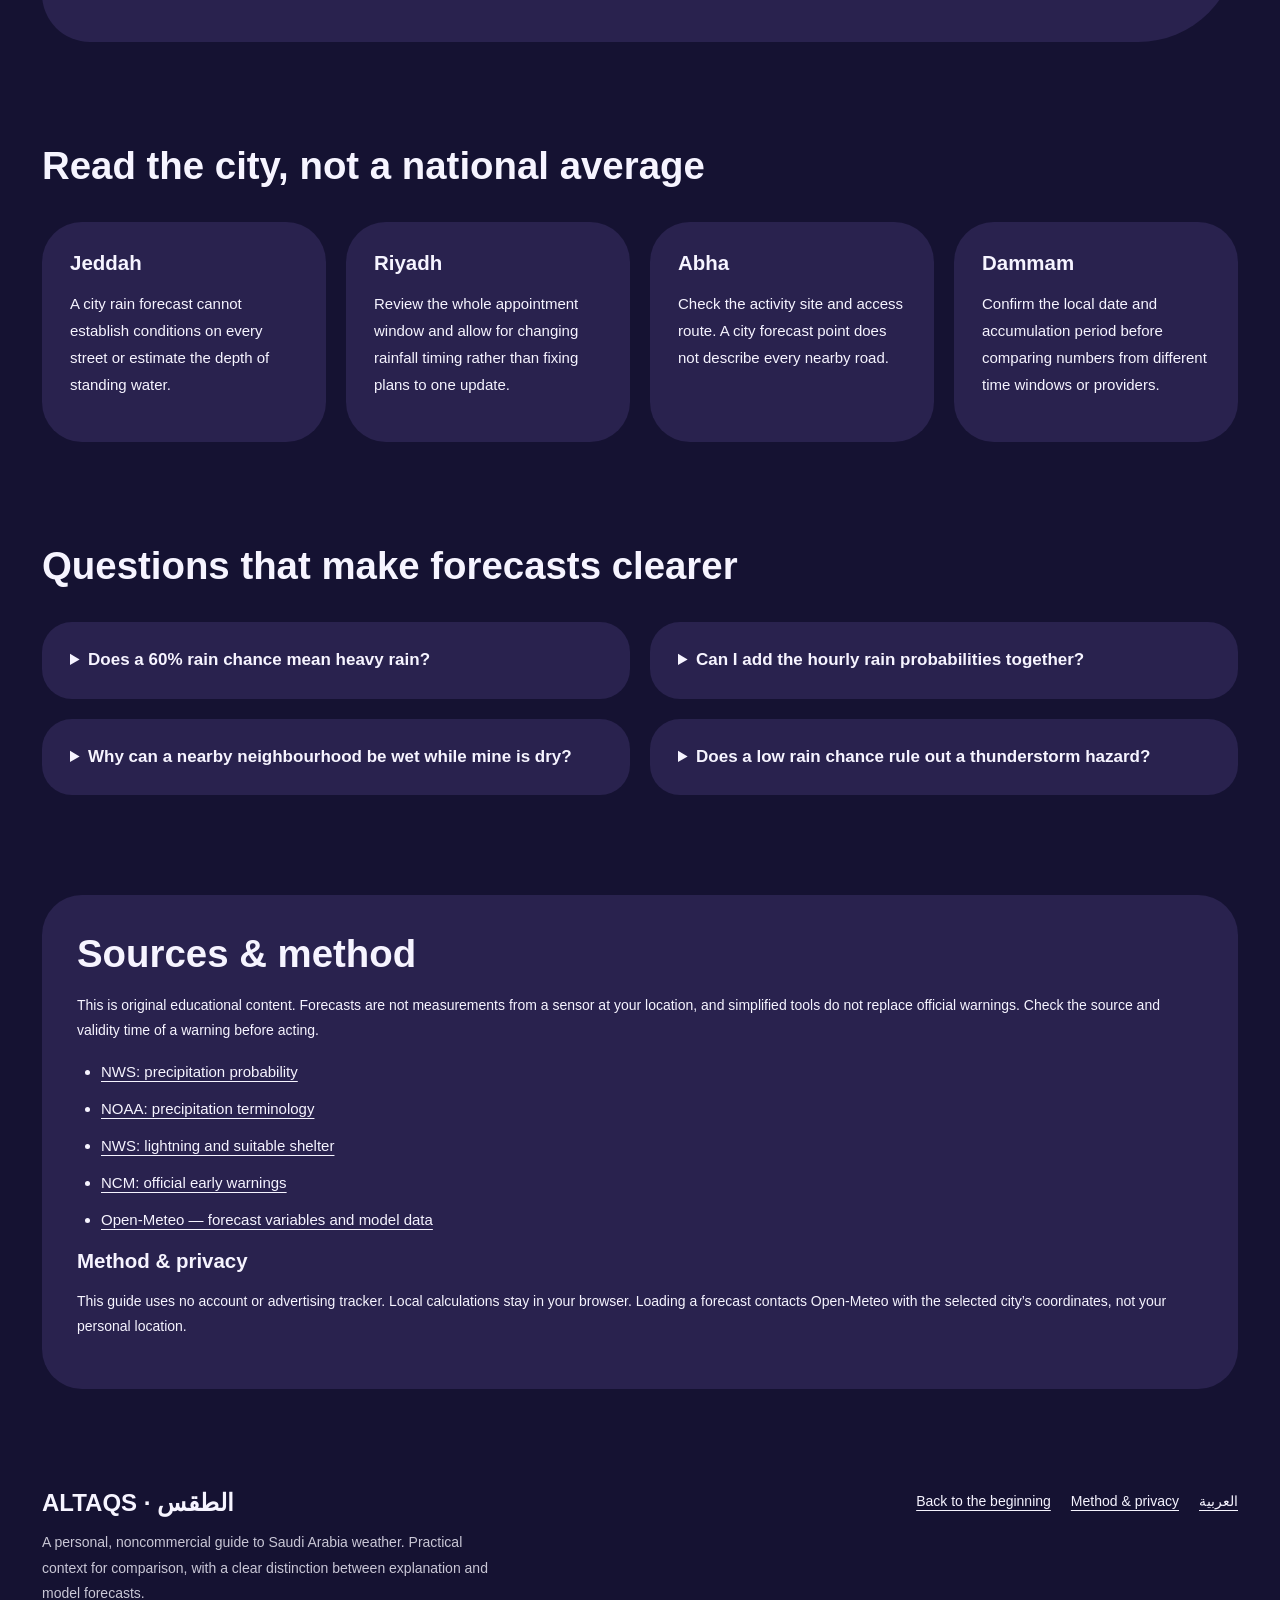
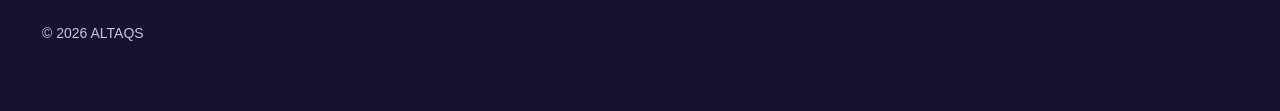
<file: render/en/index.html>
<!doctype html><html lang="en" dir="ltr"><head><meta charset="utf-8"><meta name="viewport" content="width=device-width,initial-scale=1"><meta name="theme-color" content="#151232"><title>Rain Chances and Saudi Arabia Weather Forecasts | ALTAQS</title><meta name="description" content="Understand rainfall probability, amount and timing in Saudi Arabia weather today and tomorrow, with clear guidance on thunder and official weather warnings."><meta name="robots" content="index,follow,max-image-preview:large"><link rel="canonical" href="https://altaqs.onrender.com/en/"><link rel="alternate" hreflang="ar" href="https://altaqs.onrender.com/"><link rel="alternate" hreflang="en" href="https://altaqs.onrender.com/en/"><link rel="alternate" hreflang="x-default" href="https://altaqs.onrender.com/"><meta property="og:type" content="website"><meta property="og:site_name" content="ALTAQS | الطقس"><meta property="og:title" content="Rain Chances and Saudi Arabia Weather Forecasts | ALTAQS"><meta property="og:description" content="Understand rainfall probability, amount and timing in Saudi Arabia weather today and tomorrow, with clear guidance on thunder and official weather warnings."><meta property="og:url" content="https://altaqs.onrender.com/en/"><meta property="og:locale" content="en_GB"><link rel="icon" href="../assets/favicon.svg" type="image/svg+xml"><link rel="stylesheet" href="../assets/site.css"><script type="application/ld+json">{"@context":"https://schema.org","@graph":[{"@type":"WebSite","@id":"https://altaqs.onrender.com/#website","url":"https://altaqs.onrender.com/","name":"ALTAQS | الطقس","inLanguage":["ar","en"]},{"@type":"WebPage","@id":"https://altaqs.onrender.com/en/#webpage","url":"https://altaqs.onrender.com/en/","name":"Rain Chances and Saudi Arabia Weather Forecasts | ALTAQS","description":"Understand rainfall probability, amount and timing in Saudi Arabia weather today and tomorrow, with clear guidance on thunder and official weather warnings.","inLanguage":"en","isPartOf":{"@id":"https://altaqs.onrender.com/#website"},"datePublished":"2026-11-23","dateModified":"2026-11-23","mainEntity":{"@id":"https://altaqs.onrender.com/en/#questions"}},{"@type":"FAQPage","@id":"https://altaqs.onrender.com/en/#questions","mainEntity":[{"@type":"Question","name":"Does a 60% rain chance mean heavy rain?","acceptedAnswer":{"@type":"Answer","text":"No. Probability alone does not establish intensity. Read the expected amount, forecast interval and relevant warning details."}},{"@type":"Question","name":"Can I add the hourly rain probabilities together?","acceptedAnswer":{"@type":"Answer","text":"No. Adding percentages does not give a daily probability. Use a dedicated daily product or interpret each window separately."}},{"@type":"Question","name":"Why can a nearby neighbourhood be wet while mine is dry?","acceptedAnswer":{"@type":"Answer","text":"Local showers can vary over short distances. Model grids do not guarantee identical rainfall across every neighbourhood."}},{"@type":"Question","name":"Does a low rain chance rule out a thunderstorm hazard?","acceptedAnswer":{"@type":"Answer","text":"No single percentage establishes that. Review storm information and warnings, and respond to thunder at your actual location."}}]}]}</script></head><body class="theme-rain" data-tool="rain" style="--bg:#151232;--ink:#f6f4ff;--accent:#b4a0ff;--soft:#29224e"><a class="skip" href="#main">Skip to content</a><div class="wrap"><header class="site-header"><a class="brand" href="../"><span class="brand-mark" aria-hidden="true"></span><span>ALTAQS<small>SAUDI WEATHER</small></span></a><nav class="nav" aria-label="Main navigation"><a href="#guide">Field guide</a><a href="#tool" class="nav-secondary">Tool</a><a href="#forecast" class="nav-secondary">Forecast</a><a class="lang" href="../" lang="ar" hreflang="ar">العربية</a></nav></header><main id="main"><section class="hero"><div class="hero-copy"><span class="eyebrow">ALTAQS · rain and thunder explained</span><h1>Read the rain before rearranging your day</h1><p class="hero-intro">A rain percentage cannot answer every planning question. Separate the chance of precipitation from its expected amount and timing, then connect each to your Saudi destination. This guide explains what the numbers mean without turning a forecast into a guarantee.</p><div class="hero-actions"><a class="button" href="#tool">What volume does a millimetre of rain represent?</a><a class="button secondary" href="#forecast">Forecast</a></div></div><figure class="hero-art"><svg viewBox="0 0 600 500" xmlns="http://www.w3.org/2000/svg" aria-hidden="true" focusable="false"><defs><radialGradient id="sun" cx=".3" cy=".2" r=".9"><stop stop-color="#d7ceff"/><stop offset="1" stop-color="#6a48c5"/></radialGradient><linearGradient id="cloud" x2=".7" y2="1"><stop stop-color="#fff"/><stop offset="1" stop-color="#cddfff"/></linearGradient></defs><path d="M300 54C240 165 128 229 144 334C160 463 432 477 451 335C466 234 347 146 300 54Z" fill="url(#sun)"/><path d="M171 343Q292 411 416 322" fill="none" stroke="#e6dbff" stroke-width="9" opacity=".65"/><ellipse cx="300" cy="452" rx="207" ry="20" fill="#8d71d2" opacity=".35"/><g fill="#c8baff" opacity=".65"><ellipse cx="102" cy="143" rx="7" ry="20" transform="rotate(24 102 143)"/><ellipse cx="470" cy="145" rx="6" ry="18" transform="rotate(24 470 145)"/><ellipse cx="115" cy="346" rx="6" ry="17" transform="rotate(24 115 346)"/></g></svg><figcaption class="art-caption">Weather illustration, not a live map or observation</figcaption></figure></section><div class="topic-ribbon" aria-label="Guide topics"><span>Saudi Arabia</span><span>Weather today &amp; tomorrow</span><span>Local calculation tools</span><span>Arabic + English</span></div><section class="section-pad" id="tool"><div class="tool-panel tool-layout"><div><span class="eyebrow">A useful local tool</span><h2>What volume does a millimetre of rain represent?</h2><p class="hero-intro">One millimetre over one square metre is one litre in theory. Change the area and amount to understand volume, not the chance of rain.</p><p class="fine">Geometric calculation: litres = millimetres × area in square metres.</p></div><form class="tool-form" id="tool-form"><label>Rainfall (mm)<input class="field" id="value-a" type="number" value="5" min="0" max="1000" step="0.1" required></label><label>Area (m²)<input class="field" id="value-b" type="number" value="10" min="0" max="10000" step="0.1" required></label><output class="result full" id="tool-output" aria-live="polite">Change the entries to calculate.</output><noscript class="full">Enable JavaScript for calculation; all guides remain readable.</noscript></form></div></section><section class="section-pad" id="guide"><div class="section-head"><span class="eyebrow">Field guide</span><h2>Three ways to read rain, one habit of checking</h2></div><div class="story-grid"><article class="story" id="guide-probability"><h3>Probability is not a fraction of your day</h3><p>When a product gives a precipitation probability for a location and period, it describes the chance of the defined event. A 40% value does not automatically mean rain for 40% of your appointment, and it is not a rainfall quantity. Read the variable&#39;s label and time window first.</p><p>Providers can use different measurable-rain thresholds and forecast intervals. Do not transfer one service&#39;s precise definition automatically to every app. To compare weather today and tomorrow, choose equivalent periods: a one-hour probability and a whole-day probability answer different questions even when their percentages happen to look similar.</p></article><article class="story" id="guide-amount"><h3>Amount and duration answer another question</h3><p>Rainfall amount is commonly expressed in millimetres as a depth over a level area. One millimetre corresponds to one litre per square metre before infiltration, runoff and evaporation are considered. This unit relationship cannot predict the depth of water in a street or determine whether a road is passable.</p><p>Read the timing beside the total. Rain spread over several hours differs from an amount concentrated into a shorter interval. Without an hourly breakdown, do not infer shower intensity from the total alone. Do not add hourly percentages to calculate a daily probability, or assume that every displayed accumulation is an additional independent amount.</p></article><article class="story" id="guide-storms"><h3>Thunder is more than a larger rain total</h3><p>Lightning and thunder introduce a hazard that rainfall quantity alone cannot describe. Storm hazards can occur outside the heaviest rain, so a low precipitation probability at one point is not a reason to disregard a developing nearby storm. Follow official information for your actual location, not only the destination you originally planned.</p><p>If you hear thunder outdoors, move into a suitable enclosed building or a metal-topped vehicle with its windows closed, and follow local official instructions. An umbrella or open-sided picnic shelter does not provide equivalent protection. This page does not declare a day storm-free from a general icon or missing forecast data.</p></article><article class="story" id="guide-check"><h3>Turn a forecast into a plan you can revisit</h3><p>Before a rain-sensitive activity, define its time window, an alternative location and a way to return. Compare adjacent hours rather than expecting one number to decide for you. When reading weather today in Jeddah, Riyadh or Abha, remember that showers need not be distributed evenly across surrounding neighbourhoods.</p><p>For Saudi warnings, check the governorate, stated phenomenon, start time and expiry on the National Center for Meteorology service. A warning link does not establish that an alert is active. Equally, the absence of an alert on this page does not establish that none exists officially. Observations, forecasts and warnings are different products with their own sources and updates.</p></article></div></section><section class="section-pad" id="forecast"><div class="forecast-panel"><div class="section-head"><span class="eyebrow">Open-Meteo · 3 days</span><h2>A forecast for the city you choose</h2><p>Load modelled current conditions and a three-day outlook. These are guidance, displayed in Saudi time. No demonstration numbers are presented as real weather.</p></div><div class="forecast-controls"><label>City<select class="field" id="forecast-city"><option value="riyadh">Riyadh</option><option value="jeddah">Jeddah</option><option value="makkah">Makkah</option><option value="madinah">Madinah</option><option value="dammam">Dammam</option><option value="abha">Abha</option><option value="tabuk">Tabuk</option><option value="taif">Taif</option></select></label><button class="button" id="load-forecast" type="button">Load forecast</button></div><p class="forecast-status" id="forecast-status" role="status">No forecast has been loaded. Choose a city, then use the load button.</p><div id="forecast-body"></div><p class="source-line">Model data by Open-Meteo, licensed CC BY 4.0. A request is made only when you choose to load it; valid data time differs from model issue time and from the time you opened this page. <a href="https://open-meteo.com/" rel="noopener">Open-Meteo</a> · <a href="https://creativecommons.org/licenses/by/4.0/" rel="license">CC BY 4.0</a></p></div></section><section class="section-pad" id="cities"><div class="section-head"><h2>Read the city, not a national average</h2></div><div class="city-grid"><article class="city-note"><h3>Jeddah</h3><p>A city rain forecast cannot establish conditions on every street or estimate the depth of standing water.</p></article><article class="city-note"><h3>Riyadh</h3><p>Review the whole appointment window and allow for changing rainfall timing rather than fixing plans to one update.</p></article><article class="city-note"><h3>Abha</h3><p>Check the activity site and access route. A city forecast point does not describe every nearby road.</p></article><article class="city-note"><h3>Dammam</h3><p>Confirm the local date and accumulation period before comparing numbers from different time windows or providers.</p></article></div></section><section class="section-pad" id="questions"><div class="section-head"><h2>Questions that make forecasts clearer</h2></div><div class="faq-grid"><details><summary>Does a 60% rain chance mean heavy rain?</summary><p>No. Probability alone does not establish intensity. Read the expected amount, forecast interval and relevant warning details.</p></details><details><summary>Can I add the hourly rain probabilities together?</summary><p>No. Adding percentages does not give a daily probability. Use a dedicated daily product or interpret each window separately.</p></details><details><summary>Why can a nearby neighbourhood be wet while mine is dry?</summary><p>Local showers can vary over short distances. Model grids do not guarantee identical rainfall across every neighbourhood.</p></details><details><summary>Does a low rain chance rule out a thunderstorm hazard?</summary><p>No single percentage establishes that. Review storm information and warnings, and respond to thunder at your actual location.</p></details></div></section><section class="section-pad" id="method"><div class="sources"><h2>Sources &amp; method</h2><p class="method-note">This is original educational content. Forecasts are not measurements from a sensor at your location, and simplified tools do not replace official warnings. Check the source and validity time of a warning before acting.</p><ul><li><a href="https://www.weather.gov/lmk/pops" rel="noopener">NWS: precipitation probability</a></li><li><a href="https://www.noaa.gov/jetstream/appendix/weather-glossary-p" rel="noopener">NOAA: precipitation terminology</a></li><li><a href="https://www.weather.gov/safety/lightning-indoors" rel="noopener">NWS: lightning and suitable shelter</a></li><li><a href="https://www.ncm.gov.sa/en/early-warning" rel="noopener">NCM: official early warnings</a></li><li><a href="https://open-meteo.com/en/docs" rel="noopener">Open-Meteo — forecast variables and model data</a></li></ul><h3>Method &amp; privacy</h3><p class="method-note">This guide uses no account or advertising tracker. Local calculations stay in your browser. Loading a forecast contacts Open-Meteo with the selected city’s coordinates, not your personal location.</p></div></section></main><footer class="site-footer"><div><a class="brand" href="../">ALTAQS · الطقس</a><p>A personal, noncommercial guide to Saudi Arabia weather. Practical context for comparison, with a clear distinction between explanation and model forecasts.</p><p>© 2026 ALTAQS</p></div><div class="footer-links"><a href="#main">Back to the beginning</a><a href="#method">Method &amp; privacy</a><a href="../" lang="ar">العربية</a></div></footer></div><script id="city-data" type="application/json">[{"id":"riyadh","ar":"الرياض","en":"Riyadh","lat":24.7136,"lon":46.6753,"kind":"inland"},{"id":"jeddah","ar":"جدة","en":"Jeddah","lat":21.5433,"lon":39.1728,"kind":"coast"},{"id":"makkah","ar":"مكة المكرمة","en":"Makkah","lat":21.3891,"lon":39.8579,"kind":"inland"},{"id":"madinah","ar":"المدينة المنورة","en":"Madinah","lat":24.5247,"lon":39.5692,"kind":"inland"},{"id":"dammam","ar":"الدمام","en":"Dammam","lat":26.4207,"lon":50.0888,"kind":"coast"},{"id":"abha","ar":"أبها","en":"Abha","lat":18.2164,"lon":42.5053,"kind":"highland"},{"id":"tabuk","ar":"تبوك","en":"Tabuk","lat":28.3838,"lon":36.555,"kind":"north"},{"id":"taif","ar":"الطائف","en":"Taif","lat":21.2703,"lon":40.4158,"kind":"highland"}]</script><script type="module" src="../assets/app.js"></script></body></html>
</file>
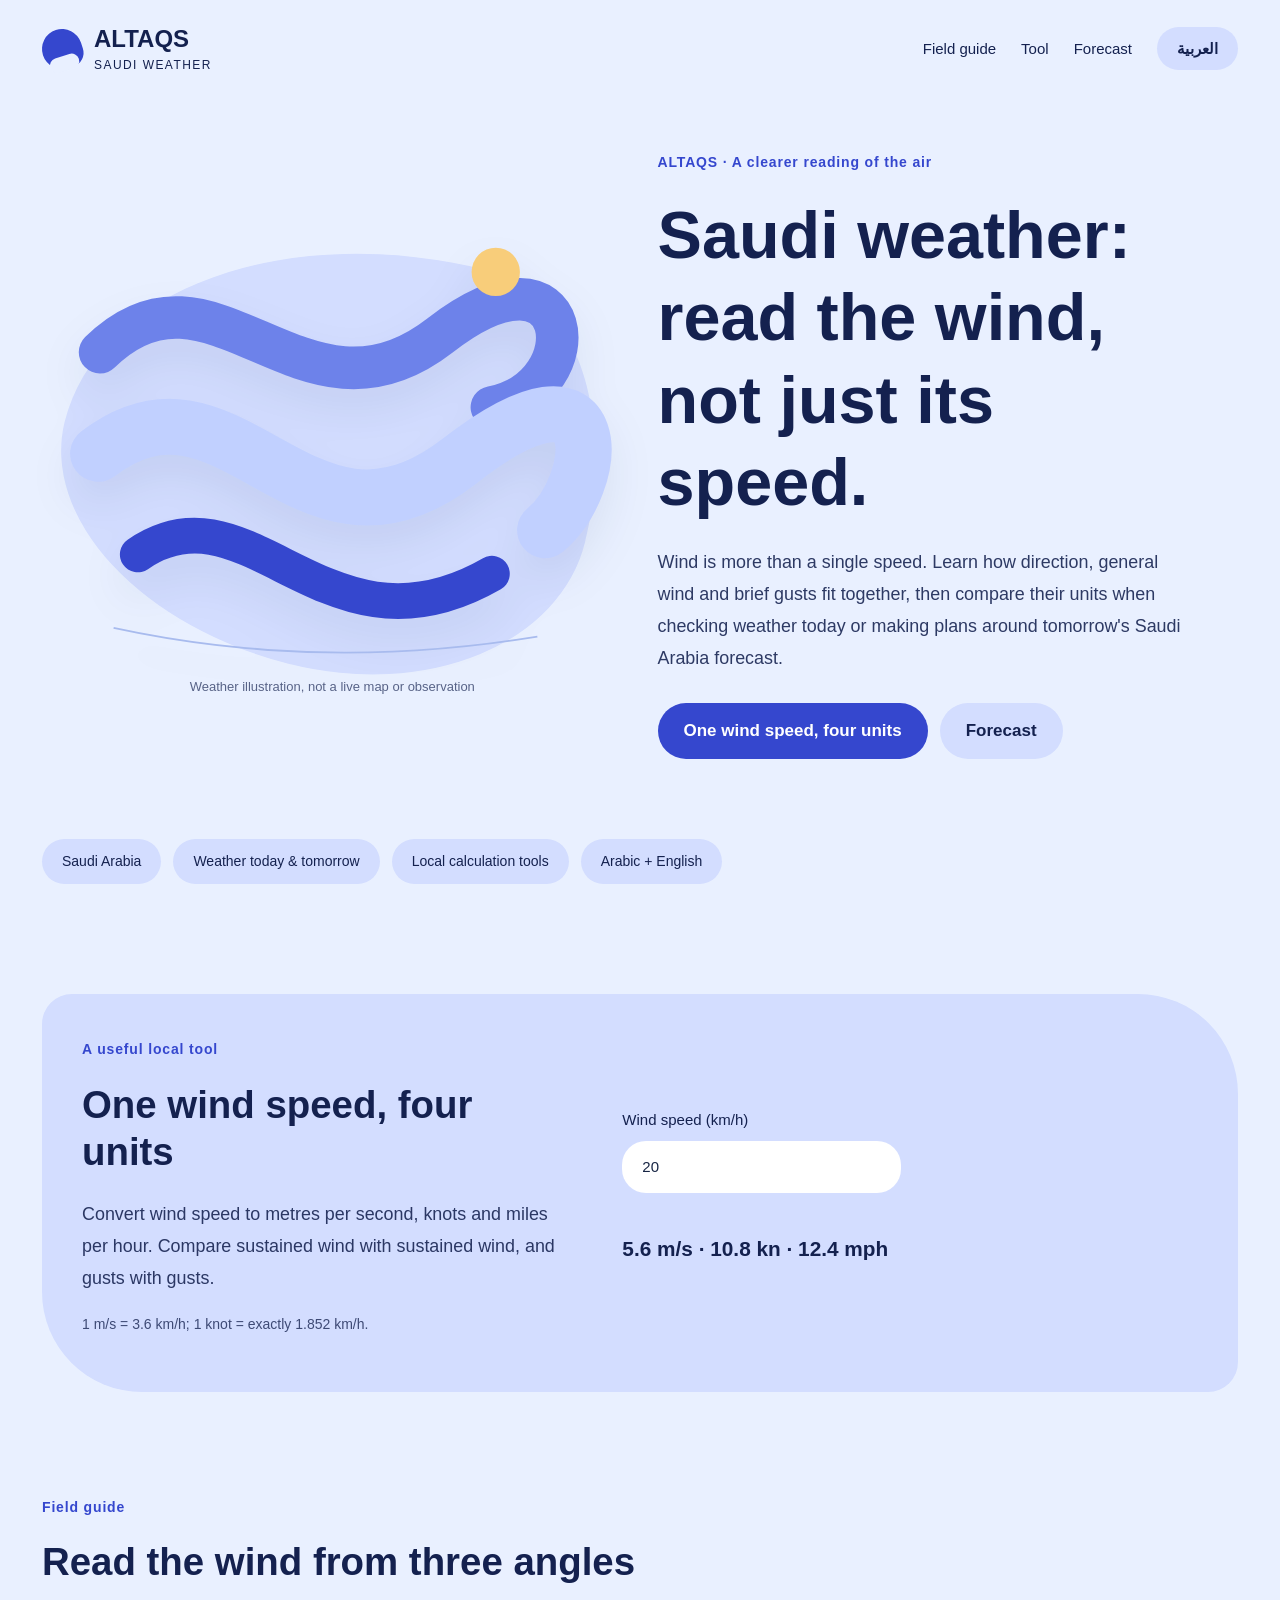
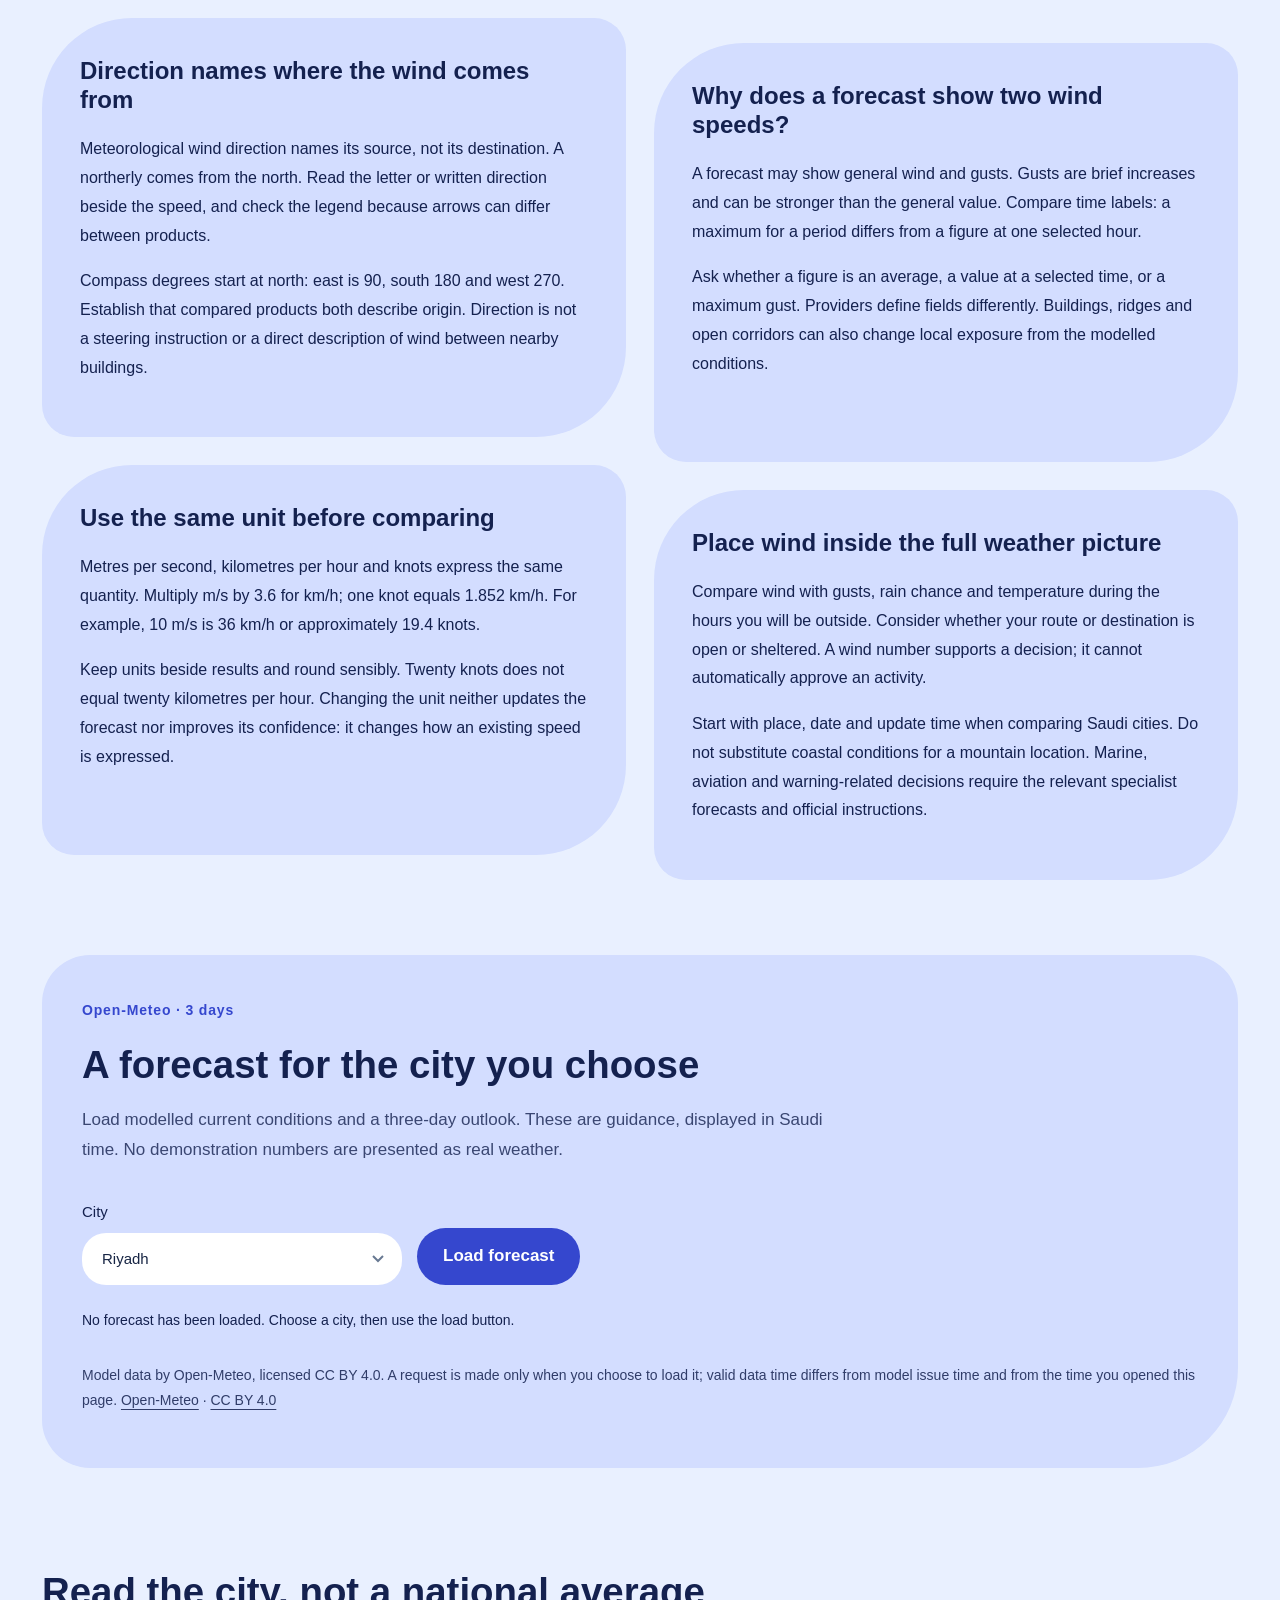
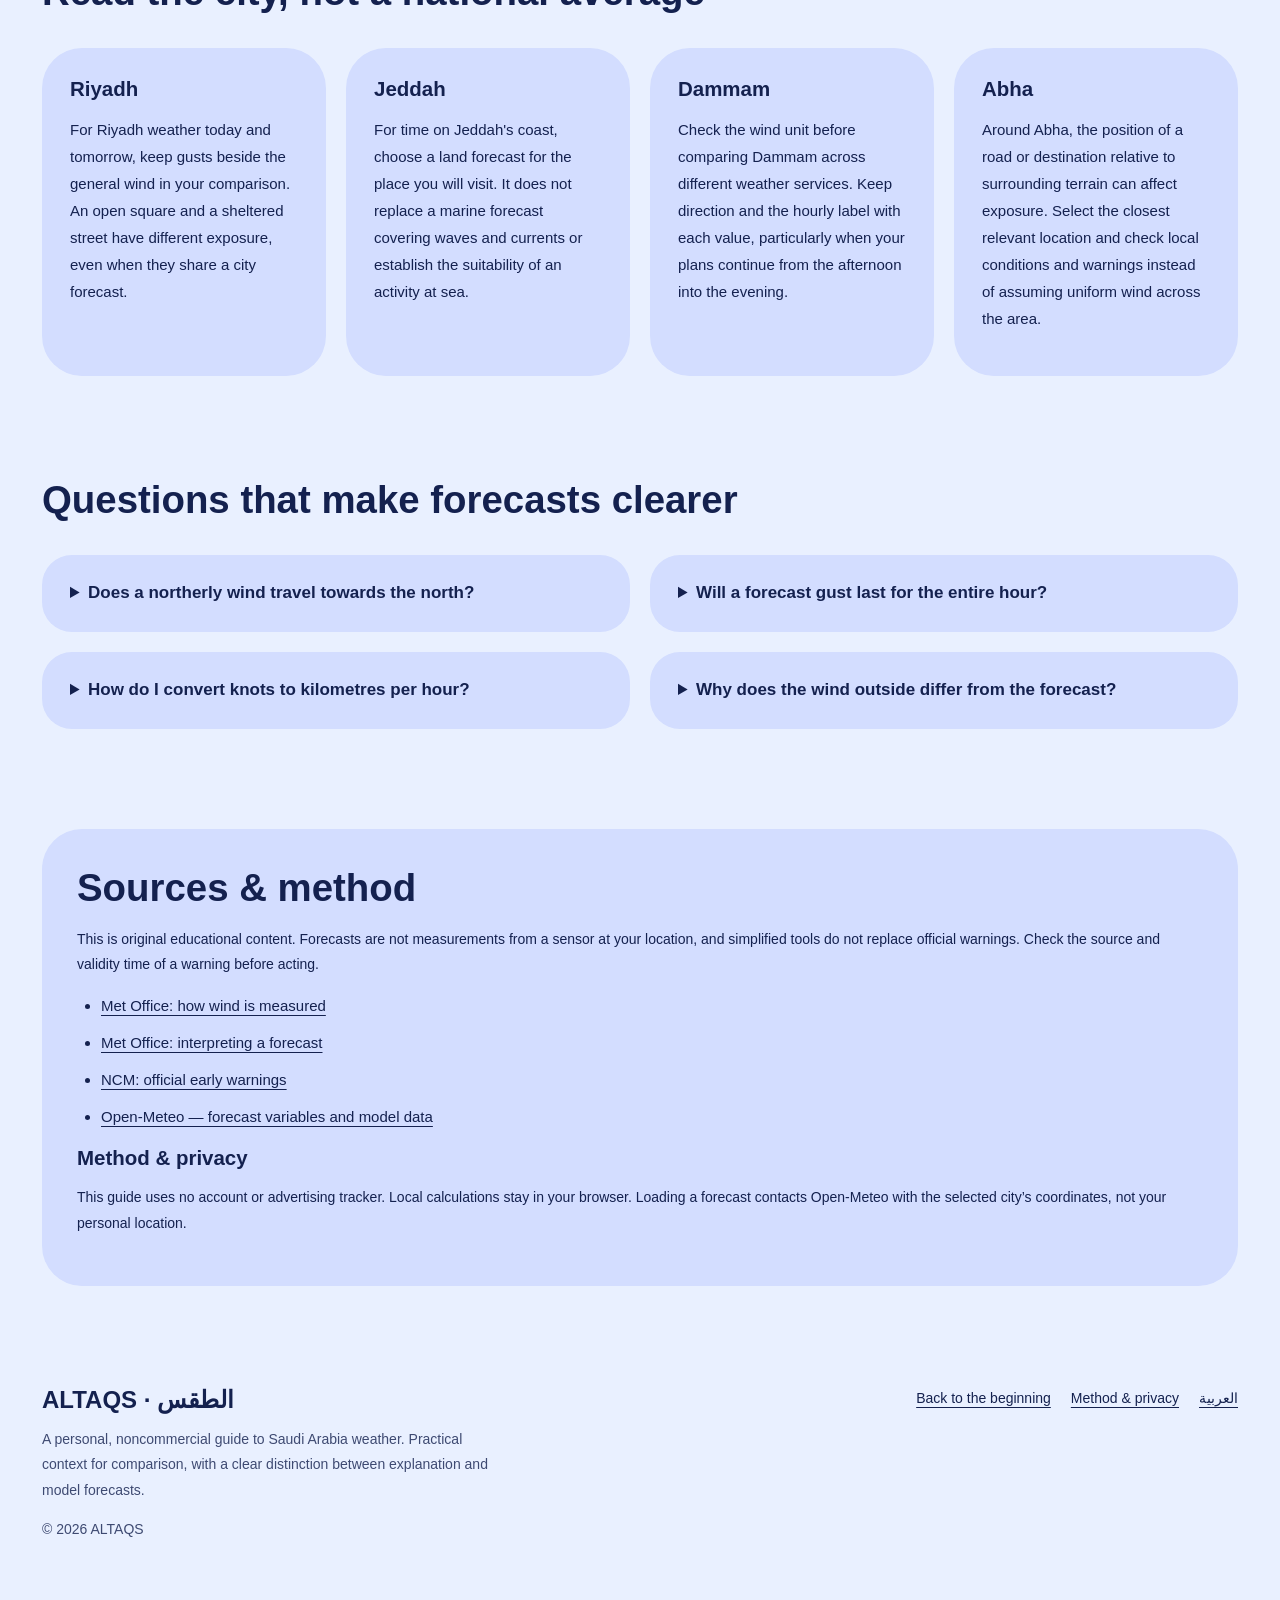
<file: vercel/en/index.html>
<!doctype html><html lang="en" dir="ltr"><head><meta charset="utf-8"><meta name="viewport" content="width=device-width,initial-scale=1"><meta name="theme-color" content="#e9f0ff"><title>ALTAQS | Wind, Gusts and Speed Conversion</title><meta name="description" content="Read Saudi weather wind forecasts clearly: direction, gusts and wind-speed units. Compare km/h, m/s and knots before choosing your outdoor plans."><meta name="robots" content="index,follow,max-image-preview:large"><link rel="canonical" href="https://altaqs.vercel.app/en/"><link rel="alternate" hreflang="ar" href="https://altaqs.vercel.app/"><link rel="alternate" hreflang="en" href="https://altaqs.vercel.app/en/"><link rel="alternate" hreflang="x-default" href="https://altaqs.vercel.app/"><meta property="og:type" content="website"><meta property="og:site_name" content="ALTAQS | الطقس"><meta property="og:title" content="ALTAQS | Wind, Gusts and Speed Conversion"><meta property="og:description" content="Read Saudi weather wind forecasts clearly: direction, gusts and wind-speed units. Compare km/h, m/s and knots before choosing your outdoor plans."><meta property="og:url" content="https://altaqs.vercel.app/en/"><meta property="og:locale" content="en_GB"><link rel="icon" href="../assets/favicon.svg" type="image/svg+xml"><link rel="stylesheet" href="../assets/site.css"><script type="application/ld+json">{"@context":"https://schema.org","@graph":[{"@type":"WebSite","@id":"https://altaqs.vercel.app/#website","url":"https://altaqs.vercel.app/","name":"ALTAQS | الطقس","inLanguage":["ar","en"]},{"@type":"WebPage","@id":"https://altaqs.vercel.app/en/#webpage","url":"https://altaqs.vercel.app/en/","name":"ALTAQS | Wind, Gusts and Speed Conversion","description":"Read Saudi weather wind forecasts clearly: direction, gusts and wind-speed units. Compare km/h, m/s and knots before choosing your outdoor plans.","inLanguage":"en","isPartOf":{"@id":"https://altaqs.vercel.app/#website"},"datePublished":"2026-11-23","dateModified":"2026-11-23","mainEntity":{"@id":"https://altaqs.vercel.app/en/#questions"}},{"@type":"FAQPage","@id":"https://altaqs.vercel.app/en/#questions","mainEntity":[{"@type":"Question","name":"Does a northerly wind travel towards the north?","acceptedAnswer":{"@type":"Answer","text":"In weather terminology it comes from the north and generally moves southwards. An arrow may instead show the direction of movement. Read the written compass direction or the product legend as well as the graphic before comparing two forecasts."}},{"@type":"Question","name":"Will a forecast gust last for the entire hour?","acceptedAnswer":{"@type":"Answer","text":"No. A gust describes a brief increase, not a steady speed throughout the interval. Check whether the provider shows the expected maximum gust or another definition, and read it beside the general wind for the same time period."}},{"@type":"Question","name":"How do I convert knots to kilometres per hour?","acceptedAnswer":{"@type":"Answer","text":"Multiply knots by 1.852. For example, 10 knots is 18.52 km/h. This is arithmetic rather than an assessment of weather risk: suitability for an activity also depends on context, gusts, other conditions and any official warnings."}},{"@type":"Question","name":"Why does the wind outside differ from the forecast?","acceptedAnswer":{"@type":"Answer","text":"A model represents an area rather than your exact street corner. Obstacles, terrain and height influence local exposure. Check location, time and the provider's description; a short-lived difference alone does not prove that another source measures conditions beside you."}}]}]}</script></head><body class="theme-wind" data-tool="wind" style="--bg:#e9f0ff;--ink:#14214f;--accent:#3547ce;--soft:#d3ddff"><a class="skip" href="#main">Skip to content</a><div class="wrap"><header class="site-header"><a class="brand" href="../"><span class="brand-mark" aria-hidden="true"></span><span>ALTAQS<small>SAUDI WEATHER</small></span></a><nav class="nav" aria-label="Main navigation"><a href="#guide">Field guide</a><a href="#tool" class="nav-secondary">Tool</a><a href="#forecast" class="nav-secondary">Forecast</a><a class="lang" href="../" lang="ar" hreflang="ar">العربية</a></nav></header><main id="main"><section class="hero"><div class="hero-copy"><span class="eyebrow">ALTAQS · A clearer reading of the air</span><h1>Saudi weather: read the wind, not just its speed.</h1><p class="hero-intro">Wind is more than a single speed. Learn how direction, general wind and brief gusts fit together, then compare their units when checking weather today or making plans around tomorrow&#39;s Saudi Arabia forecast.</p><div class="hero-actions"><a class="button" href="#tool">One wind speed, four units</a><a class="button secondary" href="#forecast">Forecast</a></div></div><figure class="hero-art"><svg viewBox="0 0 600 500" xmlns="http://www.w3.org/2000/svg" aria-hidden="true" focusable="false"><defs><radialGradient id="sun" cx=".3" cy=".2" r=".9"><stop stop-color="#acbfff"/><stop offset="1" stop-color="#708ae2"/></radialGradient><linearGradient id="cloud" x2=".7" y2="1"><stop stop-color="#fff"/><stop offset="1" stop-color="#cddfff"/></linearGradient></defs><g fill="none" stroke-linecap="round"><path d="M60 148C177 33 269 241 411 131S570 185 465 205" stroke="#6d82ea" stroke-width="44"/><path d="M58 253C196 147 270 386 431 261S577 285 520 332" stroke="#c1d0ff" stroke-width="58"/><path d="M99 357C215 277 293 476 465 377" stroke="#3547ce" stroke-width="37"/></g><circle cx="469" cy="65" r="25" fill="#f8cd7a"/><path d="M74 433Q286 479 512 442" fill="none" stroke="#a8bbee" stroke-width="2"/></svg><figcaption class="art-caption">Weather illustration, not a live map or observation</figcaption></figure></section><div class="topic-ribbon" aria-label="Guide topics"><span>Saudi Arabia</span><span>Weather today &amp; tomorrow</span><span>Local calculation tools</span><span>Arabic + English</span></div><section class="section-pad" id="tool"><div class="tool-panel tool-layout"><div><span class="eyebrow">A useful local tool</span><h2>One wind speed, four units</h2><p class="hero-intro">Convert wind speed to metres per second, knots and miles per hour. Compare sustained wind with sustained wind, and gusts with gusts.</p><p class="fine">1 m/s = 3.6 km/h; 1 knot = exactly 1.852 km/h.</p></div><form class="tool-form" id="tool-form"><label>Wind speed (km/h)<input class="field" id="value-a" type="number" value="20" min="0" max="500" step="0.1" required></label><output class="result full" id="tool-output" aria-live="polite">Change the entries to calculate.</output><noscript class="full">Enable JavaScript for calculation; all guides remain readable.</noscript></form></div></section><section class="section-pad" id="guide"><div class="section-head"><span class="eyebrow">Field guide</span><h2>Read the wind from three angles</h2></div><div class="story-grid"><article class="story" id="guide-direction"><h3>Direction names where the wind comes from</h3><p>Meteorological wind direction names its source, not its destination. A northerly comes from the north. Read the letter or written direction beside the speed, and check the legend because arrows can differ between products.</p><p>Compass degrees start at north: east is 90, south 180 and west 270. Establish that compared products both describe origin. Direction is not a steering instruction or a direct description of wind between nearby buildings.</p></article><article class="story" id="guide-gusts"><h3>Why does a forecast show two wind speeds?</h3><p>A forecast may show general wind and gusts. Gusts are brief increases and can be stronger than the general value. Compare time labels: a maximum for a period differs from a figure at one selected hour.</p><p>Ask whether a figure is an average, a value at a selected time, or a maximum gust. Providers define fields differently. Buildings, ridges and open corridors can also change local exposure from the modelled conditions.</p></article><article class="story" id="guide-units"><h3>Use the same unit before comparing</h3><p>Metres per second, kilometres per hour and knots express the same quantity. Multiply m/s by 3.6 for km/h; one knot equals 1.852 km/h. For example, 10 m/s is 36 km/h or approximately 19.4 knots.</p><p>Keep units beside results and round sensibly. Twenty knots does not equal twenty kilometres per hour. Changing the unit neither updates the forecast nor improves its confidence: it changes how an existing speed is expressed.</p></article><article class="story" id="guide-planning"><h3>Place wind inside the full weather picture</h3><p>Compare wind with gusts, rain chance and temperature during the hours you will be outside. Consider whether your route or destination is open or sheltered. A wind number supports a decision; it cannot automatically approve an activity.</p><p>Start with place, date and update time when comparing Saudi cities. Do not substitute coastal conditions for a mountain location. Marine, aviation and warning-related decisions require the relevant specialist forecasts and official instructions.</p></article></div></section><section class="section-pad" id="forecast"><div class="forecast-panel"><div class="section-head"><span class="eyebrow">Open-Meteo · 3 days</span><h2>A forecast for the city you choose</h2><p>Load modelled current conditions and a three-day outlook. These are guidance, displayed in Saudi time. No demonstration numbers are presented as real weather.</p></div><div class="forecast-controls"><label>City<select class="field" id="forecast-city"><option value="riyadh">Riyadh</option><option value="jeddah">Jeddah</option><option value="makkah">Makkah</option><option value="madinah">Madinah</option><option value="dammam">Dammam</option><option value="abha">Abha</option><option value="tabuk">Tabuk</option><option value="taif">Taif</option></select></label><button class="button" id="load-forecast" type="button">Load forecast</button></div><p class="forecast-status" id="forecast-status" role="status">No forecast has been loaded. Choose a city, then use the load button.</p><div id="forecast-body"></div><p class="source-line">Model data by Open-Meteo, licensed CC BY 4.0. A request is made only when you choose to load it; valid data time differs from model issue time and from the time you opened this page. <a href="https://open-meteo.com/" rel="noopener">Open-Meteo</a> · <a href="https://creativecommons.org/licenses/by/4.0/" rel="license">CC BY 4.0</a></p></div></section><section class="section-pad" id="cities"><div class="section-head"><h2>Read the city, not a national average</h2></div><div class="city-grid"><article class="city-note"><h3>Riyadh</h3><p>For Riyadh weather today and tomorrow, keep gusts beside the general wind in your comparison. An open square and a sheltered street have different exposure, even when they share a city forecast.</p></article><article class="city-note"><h3>Jeddah</h3><p>For time on Jeddah&#39;s coast, choose a land forecast for the place you will visit. It does not replace a marine forecast covering waves and currents or establish the suitability of an activity at sea.</p></article><article class="city-note"><h3>Dammam</h3><p>Check the wind unit before comparing Dammam across different weather services. Keep direction and the hourly label with each value, particularly when your plans continue from the afternoon into the evening.</p></article><article class="city-note"><h3>Abha</h3><p>Around Abha, the position of a road or destination relative to surrounding terrain can affect exposure. Select the closest relevant location and check local conditions and warnings instead of assuming uniform wind across the area.</p></article></div></section><section class="section-pad" id="questions"><div class="section-head"><h2>Questions that make forecasts clearer</h2></div><div class="faq-grid"><details><summary>Does a northerly wind travel towards the north?</summary><p>In weather terminology it comes from the north and generally moves southwards. An arrow may instead show the direction of movement. Read the written compass direction or the product legend as well as the graphic before comparing two forecasts.</p></details><details><summary>Will a forecast gust last for the entire hour?</summary><p>No. A gust describes a brief increase, not a steady speed throughout the interval. Check whether the provider shows the expected maximum gust or another definition, and read it beside the general wind for the same time period.</p></details><details><summary>How do I convert knots to kilometres per hour?</summary><p>Multiply knots by 1.852. For example, 10 knots is 18.52 km/h. This is arithmetic rather than an assessment of weather risk: suitability for an activity also depends on context, gusts, other conditions and any official warnings.</p></details><details><summary>Why does the wind outside differ from the forecast?</summary><p>A model represents an area rather than your exact street corner. Obstacles, terrain and height influence local exposure. Check location, time and the provider&#39;s description; a short-lived difference alone does not prove that another source measures conditions beside you.</p></details></div></section><section class="section-pad" id="method"><div class="sources"><h2>Sources &amp; method</h2><p class="method-note">This is original educational content. Forecasts are not measurements from a sensor at your location, and simplified tools do not replace official warnings. Check the source and validity time of a warning before acting.</p><ul><li><a href="https://weather.metoffice.gov.uk/guides/observations/how-we-measure-wind" rel="noopener">Met Office: how wind is measured</a></li><li><a href="https://weather.metoffice.gov.uk/guides/what-does-this-forecast-mean" rel="noopener">Met Office: interpreting a forecast</a></li><li><a href="https://www.ncm.gov.sa/en/early-warning" rel="noopener">NCM: official early warnings</a></li><li><a href="https://open-meteo.com/en/docs" rel="noopener">Open-Meteo — forecast variables and model data</a></li></ul><h3>Method &amp; privacy</h3><p class="method-note">This guide uses no account or advertising tracker. Local calculations stay in your browser. Loading a forecast contacts Open-Meteo with the selected city’s coordinates, not your personal location.</p></div></section></main><footer class="site-footer"><div><a class="brand" href="../">ALTAQS · الطقس</a><p>A personal, noncommercial guide to Saudi Arabia weather. Practical context for comparison, with a clear distinction between explanation and model forecasts.</p><p>© 2026 ALTAQS</p></div><div class="footer-links"><a href="#main">Back to the beginning</a><a href="#method">Method &amp; privacy</a><a href="../" lang="ar">العربية</a></div></footer></div><script id="city-data" type="application/json">[{"id":"riyadh","ar":"الرياض","en":"Riyadh","lat":24.7136,"lon":46.6753,"kind":"inland"},{"id":"jeddah","ar":"جدة","en":"Jeddah","lat":21.5433,"lon":39.1728,"kind":"coast"},{"id":"makkah","ar":"مكة المكرمة","en":"Makkah","lat":21.3891,"lon":39.8579,"kind":"inland"},{"id":"madinah","ar":"المدينة المنورة","en":"Madinah","lat":24.5247,"lon":39.5692,"kind":"inland"},{"id":"dammam","ar":"الدمام","en":"Dammam","lat":26.4207,"lon":50.0888,"kind":"coast"},{"id":"abha","ar":"أبها","en":"Abha","lat":18.2164,"lon":42.5053,"kind":"highland"},{"id":"tabuk","ar":"تبوك","en":"Tabuk","lat":28.3838,"lon":36.555,"kind":"north"},{"id":"taif","ar":"الطائف","en":"Taif","lat":21.2703,"lon":40.4158,"kind":"highland"}]</script><script type="module" src="../assets/app.js"></script></body></html>
</file>
<file: render/assets/site.css>
*{box-sizing:border-box}html{scroll-behavior:smooth;scroll-padding-top:25px}body{margin:0;background:var(--bg);color:var(--ink);font-family:'Segoe UI',Tahoma,Arial,sans-serif;font-size:17px;line-height:1.8}button,input,select{font:inherit}a{color:inherit;text-decoration:none}button,a,input,select,summary{-webkit-tap-highlight-color:transparent}a:focus-visible,button:focus-visible,input:focus-visible,select:focus-visible,summary:focus-visible{outline:3px solid var(--accent);outline-offset:6px}button{cursor:pointer}p{margin:0 0 1.05em}h1,h2,h3{font-weight:750;line-height:1.24;margin:0}h1{font-size:clamp(2.6rem,5.2vw,5.4rem);max-width:15ch}html[lang=ar] h1{max-width:18ch;line-height:1.43}h2{font-size:clamp(1.8rem,3vw,3rem)}h3{font-size:1.28rem}section{scroll-margin-top:30px}.wrap{max-width:1260px;margin:auto;padding-inline:32px}.skip{position:absolute;inset-inline-start:20px;top:-100px;z-index:50;background:var(--ink);color:var(--bg);padding:12px 22px;border-radius:50px}.skip:focus{top:10px}.site-header{display:flex;align-items:center;justify-content:space-between;gap:20px;padding-block:25px;position:relative;z-index:3}.brand{display:flex;align-items:center;gap:12px;font-weight:800;font-size:1.5rem;line-height:1.15}.brand-mark{width:40px;height:40px;background:var(--accent);border-radius:50% 50% 35% 50%;position:relative;transform:rotate(-18deg)}.brand-mark:after{content:'';position:absolute;width:30px;height:15px;border-radius:25px;background:var(--bg);bottom:-2px;left:3px}.brand small{display:block;font-size:12px;font-weight:500;letter-spacing:.12em;margin-top:6px}.nav{display:flex;align-items:center;gap:25px;font-size:15px}.lang{background:var(--soft);padding:8px 20px;border-radius:40px;font-weight:600}.hero{display:grid;grid-template-columns:1fr 1fr;align-items:center;gap:35px;padding-block:50px 80px;position:relative}.hero-copy{position:relative;z-index:1}.eyebrow{display:inline-block;font-size:14px;letter-spacing:.06em;color:var(--accent);font-weight:700;margin-bottom:18px}html[lang=ar] .eyebrow{letter-spacing:normal}.hero-intro{max-width:54ch;font-size:1.12rem;margin-top:22px;opacity:.88}.hero-actions{display:flex;gap:12px;align-items:center;flex-wrap:wrap;margin-top:28px}.button{border:0;border-radius:100px;padding:13px 26px;background:var(--accent);color:var(--button-ink,#fff);display:inline-flex;align-items:center;justify-content:center;min-height:48px;font-weight:650}.button.secondary{background:var(--soft);color:var(--ink)}.button:disabled{opacity:.55;cursor:progress}.hero-art{position:relative;isolation:isolate;min-width:0;max-width:650px;width:100%;margin:auto}.hero-art:before{content:'';position:absolute;inset:6% 4%;background:var(--soft);border-radius:43% 57% 62% 38%/43% 42% 58% 57%;transform:rotate(-8deg);z-index:-1}.hero-art svg{display:block;width:100%;height:auto;filter:drop-shadow(0 22px 22px #00174b12)}.art-caption{text-align:center;font-size:13px;opacity:.68;margin-top:-18px}.topic-ribbon{display:flex;gap:12px;flex-wrap:wrap;margin-bottom:60px}.topic-ribbon span{padding:10px 20px;background:var(--soft);border-radius:100px;font-size:14px}.section-head{max-width:770px;margin-bottom:32px}.section-head p{margin-top:16px;opacity:.8}.section-pad{padding-block:50px}.tool-panel,.forecast-panel{background:var(--panel,var(--soft));padding:40px;border-radius:48px 48px 100px 48px;position:relative}.tool-layout{display:grid;grid-template-columns:.92fr 1.08fr;gap:50px;align-items:center}.tool-form{display:grid;grid-template-columns:1fr 1fr;gap:18px}.tool-form label{display:grid;gap:8px;font-size:15px;align-content:start}.field{width:100%;min-height:52px;border:0;border-radius:24px;padding:11px 20px;background:var(--field,#fff);color:var(--field-ink,#172544)}select.field{appearance:none;background-image:url("data:image/svg+xml,%3Csvg xmlns='http://www.w3.org/2000/svg' width='12' height='8'%3E%3Cpath d='m1 1 5 5 5-5' fill='none' stroke='%23687992' stroke-width='2'/%3E%3C/svg%3E");background-repeat:no-repeat;background-position:right 18px center;padding-right:40px}html[dir=rtl] select.field{background-position:left 18px center;padding-right:20px;padding-left:40px}.full{grid-column:1/-1}.result{font-size:1.3rem;line-height:1.7;font-weight:650;min-height:70px;padding:20px 0 0;display:block}.fine{font-size:14px;line-height:1.7;opacity:.78}.tool-form .check{display:flex;align-items:flex-start;gap:12px;grid-column:1/-1;font-size:16px}.check input{accent-color:var(--accent);width:22px;height:22px;flex:none;margin-top:5px}.forecast-controls{display:flex;gap:15px;align-items:end;flex-wrap:wrap;margin-top:25px}.forecast-controls label{max-width:320px;flex:1;min-width:220px;font-size:15px;display:grid;gap:8px}.forecast-status{margin-top:23px;font-size:14px;min-height:30px}.current-weather{margin-block:25px;display:flex;gap:24px;align-items:center;flex-wrap:wrap}.current-weather>strong{font-size:3rem;line-height:1.1;direction:ltr;unicode-bidi:isolate}.current-weather>p{margin:0;max-width:35ch}.forecast-days{display:grid;grid-template-columns:repeat(3,1fr);gap:18px}.forecast-day{background:var(--bg);padding:25px;border-radius:32px}.forecast-day strong{display:block;font-size:1.9rem;margin-block:12px}.forecast-day p{font-size:14px;margin-block:5px}.source-line{font-size:14px;opacity:.85;margin-top:25px}.source-line a,.sources a,.footer-links a{text-decoration:underline;text-underline-offset:4px}.story-grid{display:grid;grid-template-columns:1fr 1fr;gap:25px}.story{padding:38px;background:var(--soft);border-radius:42px}.story h3{font-size:1.5rem;margin-bottom:20px}.story p{font-size:16px;max-width:65ch}.story:nth-child(3n+2){border-radius:70px 36px 36px 36px}.city-grid{display:grid;grid-template-columns:repeat(4,1fr);gap:20px}.city-note{padding:28px;border-radius:40px;background:var(--soft)}.city-note h3{margin-bottom:15px}.city-note p{font-size:15px}.faq-grid{display:grid;grid-template-columns:1fr 1fr;gap:20px}.faq-grid details{padding:24px 28px;background:var(--soft);border-radius:30px;height:fit-content}.faq-grid summary{cursor:pointer;font-size:17px;font-weight:650;line-height:1.7}.faq-grid details p{font-size:16px;padding-top:17px;margin-bottom:0}.sources{padding:35px;border-radius:40px;background:var(--soft)}.sources ul{padding-inline-start:24px;font-size:15px}.sources li{margin-block:10px;overflow-wrap:anywhere}.site-footer{display:flex;justify-content:space-between;align-items:start;gap:30px;padding-block:50px}.site-footer p{font-size:14px;max-width:58ch;margin-top:14px;opacity:.8}.footer-links{display:flex;gap:20px;flex-wrap:wrap;font-size:14px}.method-note{margin-top:15px;font-size:14px}.noscript{padding:18px;background:var(--soft);border-radius:25px;margin-bottom:15px}
.theme-atlas .hero{grid-template-columns:1.15fr .85fr;padding-block:40px 60px}.theme-atlas .hero-art{border-radius:0}.theme-atlas .hero-art:before{background:transparent}.theme-atlas .hero-copy{padding:35px;border-radius:60px;background:var(--soft)}.theme-atlas .story-grid{grid-template-columns:1.2fr .8fr}.theme-atlas .story:nth-child(2),.theme-atlas .story:nth-child(3){background:transparent}.theme-atlas .city-note:nth-child(even){transform:translateY(22px)}.theme-atlas .tool-panel{border-radius:80px 28px 80px 28px}
.theme-rain .hero{grid-template-columns:1fr;text-align:center;padding-bottom:35px;min-height:680px}.theme-rain .hero-copy{max-width:850px;margin:auto}.theme-rain h1,.theme-rain .hero-intro{max-width:22ch;margin-inline:auto}.theme-rain .hero-intro{max-width:62ch}.theme-rain .hero-art{position:absolute;top:-20px;right:0;width:480px;z-index:0;opacity:.35}.theme-rain .hero-art:before{display:none}.theme-rain .hero-actions{justify-content:center}.theme-rain .topic-ribbon{justify-content:center}.theme-rain .story:nth-child(odd){border-radius:70px 40px 70px 40px}.theme-rain .tool-panel{border-radius:100px 100px 40px 40px}.theme-rain .button{--button-ink:#201845}
.theme-coast .hero{grid-template-columns:.95fr 1.05fr}.theme-coast .hero-art:before{border-radius:50%;background:#caefe7}.theme-coast .hero-art svg{border-radius:50%;overflow:hidden}.theme-coast .story-grid{gap:42px}.theme-coast .story{background:transparent;padding:15px 25px}.theme-coast .story:nth-child(2),.theme-coast .story:nth-child(3){background:var(--soft);border-radius:60px}.theme-coast .tool-panel{border-radius:55px 100px 55px 100px}
.theme-sun .hero{gap:0}.theme-sun .hero-art:before{background:transparent}.theme-sun .hero-art{transform:scale(1.1)}.theme-sun .story-grid{grid-template-columns:repeat(3,1fr)}.theme-sun .story:first-child{grid-column:span 3;background:var(--ink);color:var(--bg);display:grid;grid-template-columns:.8fr 1fr;gap:20px;align-items:start;border-radius:80px 40px}.theme-sun .story:first-child h3{grid-row:span 2}.theme-sun .story:nth-child(2){grid-column:span 2}.theme-sun .tool-panel{border-radius:80px 80px 30px 30px}
.theme-wind .hero-art{order:-1}.theme-wind .hero-art:before{transform:rotate(14deg);border-radius:70% 30% 48% 52%/58% 56% 44% 42%}.theme-wind .story-grid{display:flex;flex-wrap:wrap;gap:28px}.theme-wind .story{flex:1 1 42%;border-radius:90px 32px 90px 32px}.theme-wind .story:nth-child(even){transform:translateY(25px)}.theme-wind .tool-panel{border-radius:30px 100px 30px 100px}
.theme-journal .hero{grid-template-columns:1fr 1.1fr}.theme-journal .hero-art{order:-1}.theme-journal .hero-art:before{display:none}.theme-journal .button{--button-ink:#243a26}.theme-journal .story:nth-child(odd){background:var(--bg);padding-inline:20px}.theme-journal .tool-panel{border-radius:60px;box-shadow:inset 0 0 0 1px #ffffff14}.theme-journal .topic-ribbon span:nth-child(even){background:var(--accent);color:#243a26}
.theme-mist .hero{grid-template-columns:1fr .95fr;min-height:650px}.theme-mist .hero-art:before{display:none}.theme-mist .hero-art{transform:scale(1.12)}.theme-mist .hero-art svg{filter:blur(.2px)}.theme-mist .button{--button-ink:#18372c}.theme-mist .story{border-radius:100px 40px 40px 100px}.theme-mist .story:nth-child(even){background:transparent}.theme-mist .city-grid{grid-template-columns:1fr 1fr}.theme-mist .city-note{border-radius:50px 25px 50px 25px}
@media(max-width:950px){.nav{gap:14px}.nav .nav-secondary{display:none}.hero,.theme-atlas .hero,.theme-coast .hero,.theme-journal .hero,.theme-mist .hero{grid-template-columns:1fr 1fr;gap:15px}.hero h1{font-size:3rem}.tool-layout{grid-template-columns:1fr;gap:25px}.city-grid{grid-template-columns:1fr 1fr}.story{padding:28px}.theme-rain .hero{grid-template-columns:1fr}.theme-rain .hero-art{width:350px}.theme-sun .hero-art{transform:none}.theme-mist .hero-art{transform:none}}
@media(max-width:640px){body{font-size:16px}.wrap{padding-inline:20px}.site-header{padding-block:20px}.brand{font-size:1.25rem}.brand-mark{width:32px;height:32px}.brand small{font-size:11px}.nav>a:not(.lang){display:none}.lang{font-size:14px;padding:8px 15px}.hero,.theme-atlas .hero,.theme-coast .hero,.theme-journal .hero,.theme-mist .hero{display:flex;flex-direction:column;padding-block:24px 40px;gap:20px;min-height:0}.hero h1{font-size:2.6rem;max-width:100%}.hero-intro{font-size:1.05rem}.hero-art,.theme-wind .hero-art,.theme-journal .hero-art{order:0;max-width:380px}.hero-art{margin-top:0}.theme-atlas .hero-copy{padding:23px;border-radius:35px}.theme-rain .hero{padding-block:50px 30px}.theme-rain .hero-art{position:relative;opacity:.85;width:100%;top:auto;right:auto;max-width:310px;max-height:290px;overflow:hidden}.theme-rain h1{font-size:2.7rem}.topic-ribbon{gap:8px;margin-bottom:20px}.topic-ribbon span{font-size:13px;padding:8px 13px}.section-pad{padding-block:35px}.section-head{margin-bottom:25px}.tool-panel,.forecast-panel{padding:26px;border-radius:35px!important}.tool-form{grid-template-columns:1fr;gap:16px}.tool-form>*{grid-column:1!important}.forecast-controls{gap:12px}.forecast-controls label{min-width:100%;max-width:none}.forecast-controls .button{width:100%}.forecast-days{grid-template-columns:1fr}.current-weather{gap:15px}.story-grid,.faq-grid,.theme-atlas .story-grid,.theme-sun .story-grid{display:grid;grid-template-columns:1fr}.story,.theme-sun .story:first-child{display:block!important;grid-column:auto!important;border-radius:35px!important}.theme-wind .story{flex-basis:100%;transform:none!important}.theme-atlas .city-note{transform:none!important}.city-grid,.theme-mist .city-grid{grid-template-columns:1fr}.city-note{padding:24px}.sources{padding:25px;border-radius:32px}.site-footer{flex-direction:column;gap:20px}.hero-actions{gap:10px}.hero-actions .button{font-size:15px;padding:12px 22px}.art-caption{font-size:12px}.theme-rain .hero-art:before{display:none}}
@media(prefers-reduced-motion:reduce){html{scroll-behavior:auto}*{animation:none!important;transition:none!important}}
</file>
<file: vercel/assets/site.css>
*{box-sizing:border-box}html{scroll-behavior:smooth;scroll-padding-top:25px}body{margin:0;background:var(--bg);color:var(--ink);font-family:'Segoe UI',Tahoma,Arial,sans-serif;font-size:17px;line-height:1.8}button,input,select{font:inherit}a{color:inherit;text-decoration:none}button,a,input,select,summary{-webkit-tap-highlight-color:transparent}a:focus-visible,button:focus-visible,input:focus-visible,select:focus-visible,summary:focus-visible{outline:3px solid var(--accent);outline-offset:6px}button{cursor:pointer}p{margin:0 0 1.05em}h1,h2,h3{font-weight:750;line-height:1.24;margin:0}h1{font-size:clamp(2.6rem,5.2vw,5.4rem);max-width:15ch}html[lang=ar] h1{max-width:18ch;line-height:1.43}h2{font-size:clamp(1.8rem,3vw,3rem)}h3{font-size:1.28rem}section{scroll-margin-top:30px}.wrap{max-width:1260px;margin:auto;padding-inline:32px}.skip{position:absolute;inset-inline-start:20px;top:-100px;z-index:50;background:var(--ink);color:var(--bg);padding:12px 22px;border-radius:50px}.skip:focus{top:10px}.site-header{display:flex;align-items:center;justify-content:space-between;gap:20px;padding-block:25px;position:relative;z-index:3}.brand{display:flex;align-items:center;gap:12px;font-weight:800;font-size:1.5rem;line-height:1.15}.brand-mark{width:40px;height:40px;background:var(--accent);border-radius:50% 50% 35% 50%;position:relative;transform:rotate(-18deg)}.brand-mark:after{content:'';position:absolute;width:30px;height:15px;border-radius:25px;background:var(--bg);bottom:-2px;left:3px}.brand small{display:block;font-size:12px;font-weight:500;letter-spacing:.12em;margin-top:6px}.nav{display:flex;align-items:center;gap:25px;font-size:15px}.lang{background:var(--soft);padding:8px 20px;border-radius:40px;font-weight:600}.hero{display:grid;grid-template-columns:1fr 1fr;align-items:center;gap:35px;padding-block:50px 80px;position:relative}.hero-copy{position:relative;z-index:1}.eyebrow{display:inline-block;font-size:14px;letter-spacing:.06em;color:var(--accent);font-weight:700;margin-bottom:18px}html[lang=ar] .eyebrow{letter-spacing:normal}.hero-intro{max-width:54ch;font-size:1.12rem;margin-top:22px;opacity:.88}.hero-actions{display:flex;gap:12px;align-items:center;flex-wrap:wrap;margin-top:28px}.button{border:0;border-radius:100px;padding:13px 26px;background:var(--accent);color:var(--button-ink,#fff);display:inline-flex;align-items:center;justify-content:center;min-height:48px;font-weight:650}.button.secondary{background:var(--soft);color:var(--ink)}.button:disabled{opacity:.55;cursor:progress}.hero-art{position:relative;isolation:isolate;min-width:0;max-width:650px;width:100%;margin:auto}.hero-art:before{content:'';position:absolute;inset:6% 4%;background:var(--soft);border-radius:43% 57% 62% 38%/43% 42% 58% 57%;transform:rotate(-8deg);z-index:-1}.hero-art svg{display:block;width:100%;height:auto;filter:drop-shadow(0 22px 22px #00174b12)}.art-caption{text-align:center;font-size:13px;opacity:.68;margin-top:-18px}.topic-ribbon{display:flex;gap:12px;flex-wrap:wrap;margin-bottom:60px}.topic-ribbon span{padding:10px 20px;background:var(--soft);border-radius:100px;font-size:14px}.section-head{max-width:770px;margin-bottom:32px}.section-head p{margin-top:16px;opacity:.8}.section-pad{padding-block:50px}.tool-panel,.forecast-panel{background:var(--panel,var(--soft));padding:40px;border-radius:48px 48px 100px 48px;position:relative}.tool-layout{display:grid;grid-template-columns:.92fr 1.08fr;gap:50px;align-items:center}.tool-form{display:grid;grid-template-columns:1fr 1fr;gap:18px}.tool-form label{display:grid;gap:8px;font-size:15px;align-content:start}.field{width:100%;min-height:52px;border:0;border-radius:24px;padding:11px 20px;background:var(--field,#fff);color:var(--field-ink,#172544)}select.field{appearance:none;background-image:url("data:image/svg+xml,%3Csvg xmlns='http://www.w3.org/2000/svg' width='12' height='8'%3E%3Cpath d='m1 1 5 5 5-5' fill='none' stroke='%23687992' stroke-width='2'/%3E%3C/svg%3E");background-repeat:no-repeat;background-position:right 18px center;padding-right:40px}html[dir=rtl] select.field{background-position:left 18px center;padding-right:20px;padding-left:40px}.full{grid-column:1/-1}.result{font-size:1.3rem;line-height:1.7;font-weight:650;min-height:70px;padding:20px 0 0;display:block}.fine{font-size:14px;line-height:1.7;opacity:.78}.tool-form .check{display:flex;align-items:flex-start;gap:12px;grid-column:1/-1;font-size:16px}.check input{accent-color:var(--accent);width:22px;height:22px;flex:none;margin-top:5px}.forecast-controls{display:flex;gap:15px;align-items:end;flex-wrap:wrap;margin-top:25px}.forecast-controls label{max-width:320px;flex:1;min-width:220px;font-size:15px;display:grid;gap:8px}.forecast-status{margin-top:23px;font-size:14px;min-height:30px}.current-weather{margin-block:25px;display:flex;gap:24px;align-items:center;flex-wrap:wrap}.current-weather>strong{font-size:3rem;line-height:1.1;direction:ltr;unicode-bidi:isolate}.current-weather>p{margin:0;max-width:35ch}.forecast-days{display:grid;grid-template-columns:repeat(3,1fr);gap:18px}.forecast-day{background:var(--bg);padding:25px;border-radius:32px}.forecast-day strong{display:block;font-size:1.9rem;margin-block:12px}.forecast-day p{font-size:14px;margin-block:5px}.source-line{font-size:14px;opacity:.85;margin-top:25px}.source-line a,.sources a,.footer-links a{text-decoration:underline;text-underline-offset:4px}.story-grid{display:grid;grid-template-columns:1fr 1fr;gap:25px}.story{padding:38px;background:var(--soft);border-radius:42px}.story h3{font-size:1.5rem;margin-bottom:20px}.story p{font-size:16px;max-width:65ch}.story:nth-child(3n+2){border-radius:70px 36px 36px 36px}.city-grid{display:grid;grid-template-columns:repeat(4,1fr);gap:20px}.city-note{padding:28px;border-radius:40px;background:var(--soft)}.city-note h3{margin-bottom:15px}.city-note p{font-size:15px}.faq-grid{display:grid;grid-template-columns:1fr 1fr;gap:20px}.faq-grid details{padding:24px 28px;background:var(--soft);border-radius:30px;height:fit-content}.faq-grid summary{cursor:pointer;font-size:17px;font-weight:650;line-height:1.7}.faq-grid details p{font-size:16px;padding-top:17px;margin-bottom:0}.sources{padding:35px;border-radius:40px;background:var(--soft)}.sources ul{padding-inline-start:24px;font-size:15px}.sources li{margin-block:10px;overflow-wrap:anywhere}.site-footer{display:flex;justify-content:space-between;align-items:start;gap:30px;padding-block:50px}.site-footer p{font-size:14px;max-width:58ch;margin-top:14px;opacity:.8}.footer-links{display:flex;gap:20px;flex-wrap:wrap;font-size:14px}.method-note{margin-top:15px;font-size:14px}.noscript{padding:18px;background:var(--soft);border-radius:25px;margin-bottom:15px}
.theme-atlas .hero{grid-template-columns:1.15fr .85fr;padding-block:40px 60px}.theme-atlas .hero-art{border-radius:0}.theme-atlas .hero-art:before{background:transparent}.theme-atlas .hero-copy{padding:35px;border-radius:60px;background:var(--soft)}.theme-atlas .story-grid{grid-template-columns:1.2fr .8fr}.theme-atlas .story:nth-child(2),.theme-atlas .story:nth-child(3){background:transparent}.theme-atlas .city-note:nth-child(even){transform:translateY(22px)}.theme-atlas .tool-panel{border-radius:80px 28px 80px 28px}
.theme-rain .hero{grid-template-columns:1fr;text-align:center;padding-bottom:35px;min-height:680px}.theme-rain .hero-copy{max-width:850px;margin:auto}.theme-rain h1,.theme-rain .hero-intro{max-width:22ch;margin-inline:auto}.theme-rain .hero-intro{max-width:62ch}.theme-rain .hero-art{position:absolute;top:-20px;right:0;width:480px;z-index:0;opacity:.35}.theme-rain .hero-art:before{display:none}.theme-rain .hero-actions{justify-content:center}.theme-rain .topic-ribbon{justify-content:center}.theme-rain .story:nth-child(odd){border-radius:70px 40px 70px 40px}.theme-rain .tool-panel{border-radius:100px 100px 40px 40px}.theme-rain .button{--button-ink:#201845}
.theme-coast .hero{grid-template-columns:.95fr 1.05fr}.theme-coast .hero-art:before{border-radius:50%;background:#caefe7}.theme-coast .hero-art svg{border-radius:50%;overflow:hidden}.theme-coast .story-grid{gap:42px}.theme-coast .story{background:transparent;padding:15px 25px}.theme-coast .story:nth-child(2),.theme-coast .story:nth-child(3){background:var(--soft);border-radius:60px}.theme-coast .tool-panel{border-radius:55px 100px 55px 100px}
.theme-sun .hero{gap:0}.theme-sun .hero-art:before{background:transparent}.theme-sun .hero-art{transform:scale(1.1)}.theme-sun .story-grid{grid-template-columns:repeat(3,1fr)}.theme-sun .story:first-child{grid-column:span 3;background:var(--ink);color:var(--bg);display:grid;grid-template-columns:.8fr 1fr;gap:20px;align-items:start;border-radius:80px 40px}.theme-sun .story:first-child h3{grid-row:span 2}.theme-sun .story:nth-child(2){grid-column:span 2}.theme-sun .tool-panel{border-radius:80px 80px 30px 30px}
.theme-wind .hero-art{order:-1}.theme-wind .hero-art:before{transform:rotate(14deg);border-radius:70% 30% 48% 52%/58% 56% 44% 42%}.theme-wind .story-grid{display:flex;flex-wrap:wrap;gap:28px}.theme-wind .story{flex:1 1 42%;border-radius:90px 32px 90px 32px}.theme-wind .story:nth-child(even){transform:translateY(25px)}.theme-wind .tool-panel{border-radius:30px 100px 30px 100px}
.theme-journal .hero{grid-template-columns:1fr 1.1fr}.theme-journal .hero-art{order:-1}.theme-journal .hero-art:before{display:none}.theme-journal .button{--button-ink:#243a26}.theme-journal .story:nth-child(odd){background:var(--bg);padding-inline:20px}.theme-journal .tool-panel{border-radius:60px;box-shadow:inset 0 0 0 1px #ffffff14}.theme-journal .topic-ribbon span:nth-child(even){background:var(--accent);color:#243a26}
.theme-mist .hero{grid-template-columns:1fr .95fr;min-height:650px}.theme-mist .hero-art:before{display:none}.theme-mist .hero-art{transform:scale(1.12)}.theme-mist .hero-art svg{filter:blur(.2px)}.theme-mist .button{--button-ink:#18372c}.theme-mist .story{border-radius:100px 40px 40px 100px}.theme-mist .story:nth-child(even){background:transparent}.theme-mist .city-grid{grid-template-columns:1fr 1fr}.theme-mist .city-note{border-radius:50px 25px 50px 25px}
@media(max-width:950px){.nav{gap:14px}.nav .nav-secondary{display:none}.hero,.theme-atlas .hero,.theme-coast .hero,.theme-journal .hero,.theme-mist .hero{grid-template-columns:1fr 1fr;gap:15px}.hero h1{font-size:3rem}.tool-layout{grid-template-columns:1fr;gap:25px}.city-grid{grid-template-columns:1fr 1fr}.story{padding:28px}.theme-rain .hero{grid-template-columns:1fr}.theme-rain .hero-art{width:350px}.theme-sun .hero-art{transform:none}.theme-mist .hero-art{transform:none}}
@media(max-width:640px){body{font-size:16px}.wrap{padding-inline:20px}.site-header{padding-block:20px}.brand{font-size:1.25rem}.brand-mark{width:32px;height:32px}.brand small{font-size:11px}.nav>a:not(.lang){display:none}.lang{font-size:14px;padding:8px 15px}.hero,.theme-atlas .hero,.theme-coast .hero,.theme-journal .hero,.theme-mist .hero{display:flex;flex-direction:column;padding-block:24px 40px;gap:20px;min-height:0}.hero h1{font-size:2.6rem;max-width:100%}.hero-intro{font-size:1.05rem}.hero-art,.theme-wind .hero-art,.theme-journal .hero-art{order:0;max-width:380px}.hero-art{margin-top:0}.theme-atlas .hero-copy{padding:23px;border-radius:35px}.theme-rain .hero{padding-block:50px 30px}.theme-rain .hero-art{position:relative;opacity:.85;width:100%;top:auto;right:auto;max-width:310px;max-height:290px;overflow:hidden}.theme-rain h1{font-size:2.7rem}.topic-ribbon{gap:8px;margin-bottom:20px}.topic-ribbon span{font-size:13px;padding:8px 13px}.section-pad{padding-block:35px}.section-head{margin-bottom:25px}.tool-panel,.forecast-panel{padding:26px;border-radius:35px!important}.tool-form{grid-template-columns:1fr;gap:16px}.tool-form>*{grid-column:1!important}.forecast-controls{gap:12px}.forecast-controls label{min-width:100%;max-width:none}.forecast-controls .button{width:100%}.forecast-days{grid-template-columns:1fr}.current-weather{gap:15px}.story-grid,.faq-grid,.theme-atlas .story-grid,.theme-sun .story-grid{display:grid;grid-template-columns:1fr}.story,.theme-sun .story:first-child{display:block!important;grid-column:auto!important;border-radius:35px!important}.theme-wind .story{flex-basis:100%;transform:none!important}.theme-atlas .city-note{transform:none!important}.city-grid,.theme-mist .city-grid{grid-template-columns:1fr}.city-note{padding:24px}.sources{padding:25px;border-radius:32px}.site-footer{flex-direction:column;gap:20px}.hero-actions{gap:10px}.hero-actions .button{font-size:15px;padding:12px 22px}.art-caption{font-size:12px}.theme-rain .hero-art:before{display:none}}
@media(prefers-reduced-motion:reduce){html{scroll-behavior:auto}*{animation:none!important;transition:none!important}}
</file>
